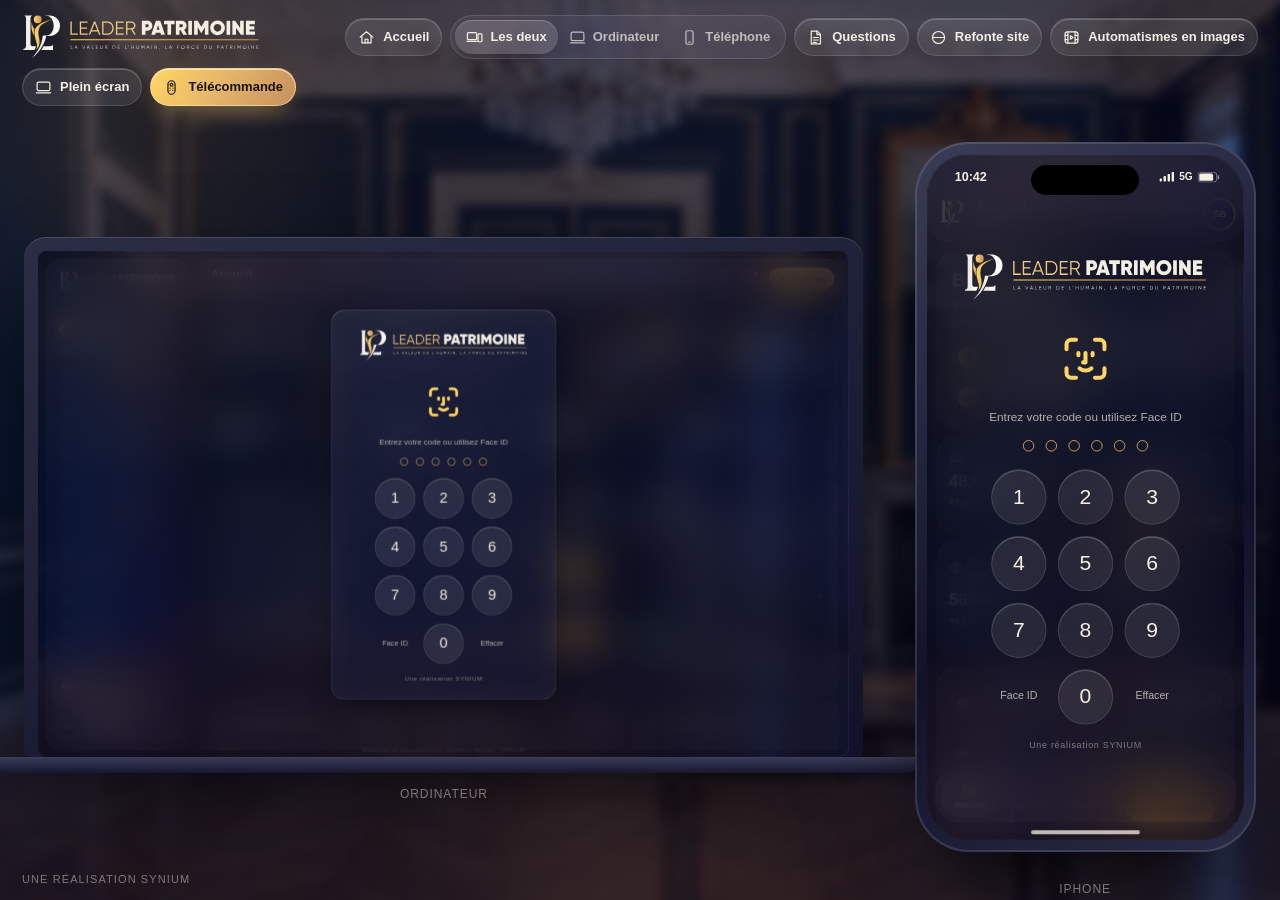
<file: index.html>
<!doctype html>
<html lang="fr" data-theme="nuit">
<head>
  <meta charset="utf-8">
  <meta name="viewport" content="width=device-width, initial-scale=1">
  <meta name="robots" content="noindex, nofollow">
  <title>Leader Patrimoine · Votre cockpit</title>
  <link rel="icon" href="assets/mono.svg">
  <link rel="stylesheet" href="css/commun.css">
  <link rel="stylesheet" href="css/presentation.css">
</head>
<body>
  <div class="fond-vivant"><i></i><i></i><i></i><i></i></div>
  <div class="scene">
    <header class="barre">
      <button class="lien-logo" id="logo-accueil" title="Revenir à l'accueil"><img class="logo" id="logo" src="assets/logo-clair.svg" alt="Leader Patrimoine"></button>
      <div class="titre"><strong>Votre cockpit</strong>sur ordinateur et sur téléphone</div>
      <span class="espace"></span>
      <button class="btn" id="tout-accueil" title="Revenir à l'accueil sur les deux écrans"><span data-ico="accueil"></span>Accueil</button>
      <div class="segments" id="modes">
        <button data-mode="deux" class="actif"><span data-ico="ecran2"></span>Les deux</button>
        <button data-mode="pc"><span data-ico="ordinateur"></span>Ordinateur</button>
        <button data-mode="tel"><span data-ico="mobile"></span>Téléphone</button>
      </div>
      <a class="btn" href="questions.html" id="lien-questions" title="Les questions à poser à Serkan, réponses enregistrées toutes seules"><span data-ico="document"></span>Questions</a>
      <a class="btn" href="refonte.html" id="lien-refonte" title="La maquette du futur site du cabinet"><span data-ico="globe"></span>Refonte site</a>
      <a class="btn" href="animations.html" id="lien-anim"><span data-ico="film"></span>Automatismes en images</a>
      <a class="btn" href="cockpit.html" target="_blank" rel="noopener"><span data-ico="ordinateur"></span>Plein écran</a>
      <button class="btn btn-or" id="ouvrir-tc"><span data-ico="telecommande"></span><span class="tc-libelle">Télécommande</span></button>
    </header>
    <main class="plateau" id="plateau" data-mode="deux">
      <div class="appareil portable" id="portable"><div class="ecran"><span class="camera"></span><iframe id="if-pc" title="Cockpit sur ordinateur" src="cockpit.html?ecran=pc&sync=1"></iframe></div><div class="legende-appareil">Ordinateur</div></div>
      <div class="appareil telephone" id="telephone"><div class="ecran"><span class="ilot"></span><iframe id="if-tel" title="Cockpit sur téléphone" src="cockpit.html?ecran=tel&sync=1"></iframe></div><div class="legende-appareil">iPhone</div></div>
    </main>
  </div>
  <aside class="tc verre" id="tc">
    <div class="tc-tete"><span class="tc-ico" data-ico="telecommande"></span><h2>Télécommande</h2><button class="btn btn-petit btn-or" id="fermer-tc" aria-label="Fermer la télécommande"><span data-ico="fermer"></span>Fermer</button></div>
    <p style="margin:0;color:var(--texte-2);font-size:12.5px">Pilote les deux écrans en même temps. Touche <b>T</b> pour ouvrir ou fermer.</p>
    <div id="tc-zone"></div>
  </aside>
  <div class="pied">UNE RÉALISATION SYNIUM</div>
  <script type="module">
    import { icone } from "./js/icones.js";
    import { monterTelecommande, ecouter, envoyer } from "./js/telecommande.js";
    document.querySelectorAll("[data-ico]").forEach((s) => (s.outerHTML = icone(s.dataset.ico)));

    const plateau = document.getElementById("plateau");
    const PC = { l: 1440, h: 900 };
    const TEL = { l: 390, h: 844 };
    function ajuster() {
      const mode = plateau.dataset.mode;
      const W = plateau.clientWidth - 60;
      const H = plateau.clientHeight - 70;
      const ifPc = document.getElementById("if-pc");
      const ifTel = document.getElementById("if-tel");
      // Échelle du téléphone : toute la hauteur disponible.
      const sTel = Math.min((H - 24) / TEL.h, mode === "tel" ? 1.1 : 1);
      const largeurTel = mode === "pc" ? 0 : TEL.l * sTel + 24 + 40;
      const sPc = Math.min((W - largeurTel - 28) / PC.l, (H - 30) / PC.h, 1);
      for (const [f, d, s] of [[ifPc, PC, sPc], [ifTel, TEL, sTel]]) {
        f.style.width = `${d.l}px`;
        f.style.height = `${d.h}px`;
        f.style.transform = `scale(${s})`;
        f.parentElement.style.width = `${d.l * s}px`;
        f.parentElement.style.height = `${d.h * s}px`;
      }
    }
    window.addEventListener("resize", ajuster);
    ajuster();
    // Toujours repartir de la page du code sur les deux écrans, même si le navigateur ressort la page de sa mémoire.
    window.addEventListener("pageshow", (e) => e.persisted && location.reload());

    document.getElementById("modes").addEventListener("click", (e) => {
      const b = e.target.closest("button");
      if (!b) return;
      document.querySelectorAll("#modes button").forEach((x) => x.classList.toggle("actif", x === b));
      plateau.dataset.mode = b.dataset.mode;
      ajuster();
    });

    const tc = document.getElementById("tc");
    monterTelecommande(document.getElementById("tc-zone"));
    const boutonTc = document.getElementById("ouvrir-tc");
    // Ouvrir / fermer : le bouton du haut change de texte pour qu'on sache toujours comment la refermer.
    function montrerTelecommande(ouverte) {
      // Sur ordinateur, la télécommande s'ouvre SOUS la barre du haut : le bouton qui l'a ouverte reste visible
      // et un second clic dessus la referme.
      const barre = document.querySelector(".barre").getBoundingClientRect();
      tc.style.top = innerWidth > 900 ? `${Math.round(barre.bottom) + 4}px` : "";
      tc.classList.toggle("ouverte", ouverte);
      boutonTc.querySelector(".tc-libelle").textContent = ouverte ? "Fermer la télécommande" : "Télécommande";
    }
    const basculer = () => montrerTelecommande(!tc.classList.contains("ouverte"));
    window.fermerTelecommande = () => montrerTelecommande(false);
    boutonTc.onclick = basculer;
    document.getElementById("fermer-tc").onclick = window.fermerTelecommande;
    // Un clic en dehors de la télécommande la referme (les écrans du cockpit le font de leur côté).
    document.addEventListener("pointerdown", (e) => {
      if (tc.classList.contains("ouverte") && !e.target.closest("#tc, #ouvrir-tc")) window.fermerTelecommande();
    });
    // Logo : retour à l'accueil du cockpit sur les deux écrans.
    // Logo et bouton « Accueil » : les deux écrans reviennent à l'accueil, tout ce qui était ouvert se ferme.
    const toutAccueil = () => {
      document.querySelector(".calque-anim")?.remove();
      window.fermerTelecommande?.();
      envoyer({ t: "aller", vue: "accueil" });
    };
    document.getElementById("logo-accueil").onclick = toutAccueil;
    document.getElementById("tout-accueil").onclick = toutAccueil;
    document.addEventListener("keydown", (e) => {
      if (e.key.toLowerCase() === "t" && !e.target.closest("input")) basculer();
      if (e.key === "Escape") {
        document.querySelector(".calque-anim")?.remove();
        window.fermerTelecommande();
      }
    });

    // Une animation demandée depuis un écran du cockpit s'ouvre par-dessus la présentation.
    function ouvrirAnimation(id) {
      document.querySelector(".calque-anim")?.remove();
      const c = document.createElement("div");
      c.className = "calque-anim";
      c.innerHTML = `<button class="btn btn-icone fermer" aria-label="Fermer">${icone("fermer")}</button><iframe src="animations.html?seul=1#${id}" title="Animation"></iframe>`;
      c.querySelector(".fermer").onclick = () => c.remove();
      document.body.append(c);
    }
    let derniere = 0;
    ecouter((m) => {
      if (m?.t === "theme") {
        document.documentElement.dataset.theme = m.v;
        document.getElementById("logo").src = `assets/${m.v === "jour" ? "logo" : "logo-clair"}.svg`;
      }
      if (m?.t === "ouvrir-animation" && Date.now() - derniere > 800) {
        derniere = Date.now();
        ouvrirAnimation(m.id);
      }
    });
  </script>
</body>
</html>
</file>
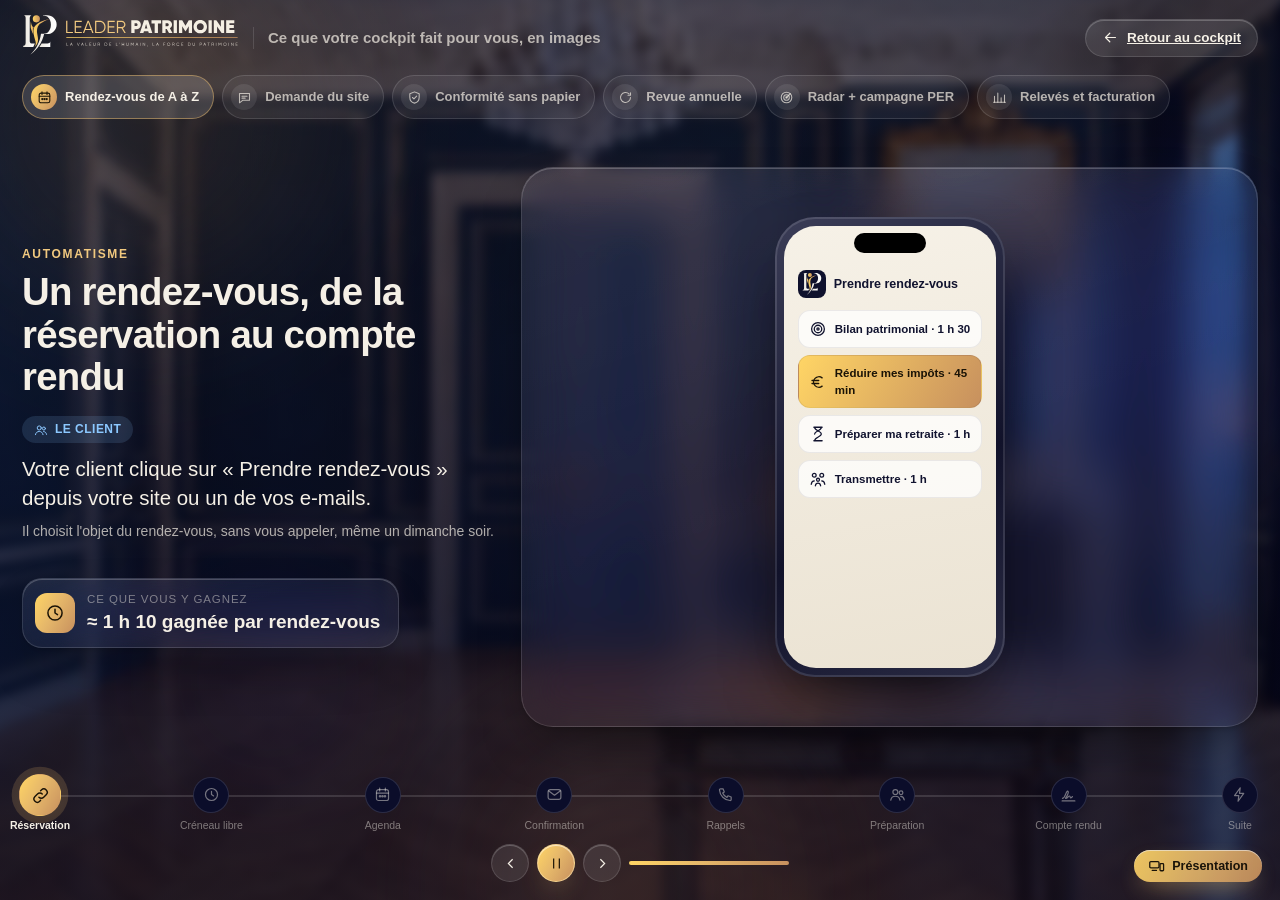
<file: animations.html>
<!doctype html>
<html lang="fr" data-theme="nuit">
<head>
  <meta charset="utf-8">
  <meta name="viewport" content="width=device-width, initial-scale=1">
  <meta name="robots" content="noindex, nofollow">
  <title>Leader Patrimoine · Automatismes en images</title>
  <link rel="icon" href="assets/mono.svg">
  <link rel="stylesheet" href="css/commun.css">
  <link rel="stylesheet" href="css/cockpit.css">
  <link rel="stylesheet" href="css/animations.css">
  <style>.integre .lien-retour { display: none; }</style>
</head>
<body>
  <div class="fond-vivant"><i></i><i></i><i></i><i></i></div>
  <div class="anim-app">
    <header class="anim-haut">
      <a href="./" title="Revenir au cockpit"><img src="assets/logo-clair.svg" alt="Leader Patrimoine"></a>
      <h1>Ce que votre cockpit fait pour vous, en images</h1>
      <span class="espace"></span>
      <a class="btn lien-retour" href="./"><svg class="ico" viewBox="0 0 24 24" fill="none" stroke="currentColor" stroke-width="1.7" stroke-linecap="round" stroke-linejoin="round"><path d="M19 12H5M11 6l-6 6 6 6"/></svg>Retour au cockpit</a>
    </header>
    <nav class="scenes" id="scenes"></nav>
    <main class="anim-corps">
      <div class="texte-scene">
        <div class="surtitre">Automatisme</div>
        <h2 id="titre-scene"></h2>
        <div class="legende-etape" id="legende"></div>
        <div class="gain verre"><span class="rond"><svg viewBox="0 0 24 24" fill="none" stroke="currentColor" stroke-width="1.8" stroke-linecap="round" stroke-linejoin="round"><circle cx="12" cy="12" r="8.5"/><path d="M12 7.5V12l3 2"/></svg></span><div><span>Ce que vous y gagnez</span><strong id="gain"></strong></div></div>
      </div>
      <div class="plateau-anim verre" id="plateau"></div>
    </main>
    <footer class="frise">
      <div class="frise-ligne" id="frise"></div>
      <div class="commandes">
        <button class="btn btn-icone" id="precedent" aria-label="Étape précédente"><svg class="ico" viewBox="0 0 24 24" fill="none" stroke="currentColor" stroke-width="1.7"><path d="M15 6l-6 6 6 6"/></svg></button>
        <button class="btn btn-icone btn-or" id="lecture" aria-label="Lecture / pause"><svg class="ico" viewBox="0 0 24 24" fill="none" stroke="currentColor" stroke-width="1.7"><path d="M8 5v14M16 5v14"/></svg></button>
        <button class="btn btn-icone" id="suivant" aria-label="Étape suivante"><svg class="ico" viewBox="0 0 24 24" fill="none" stroke="currentColor" stroke-width="1.7"><path d="M9 6l6 6-6 6"/></svg></button>
        <span class="barre-etape" id="barre-etape"><i></i></span>
      </div>
    </footer>
  </div>
  <script type="module" src="js/animations.js"></script>
  <script type="module" src="js/vers-presentation.js"></script>
</body>
</html>
</file>
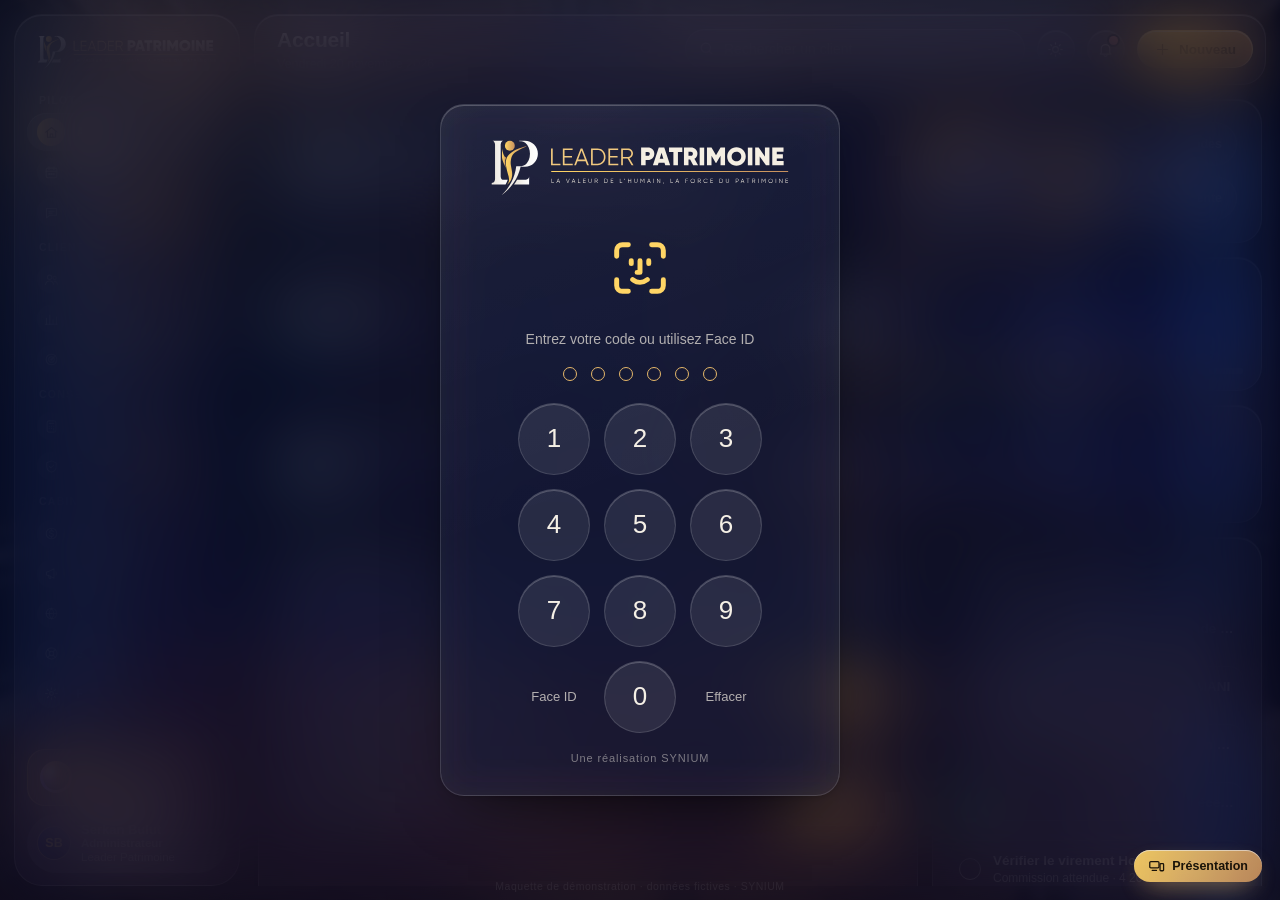
<file: cockpit.html>
<!doctype html>
<html lang="fr" data-theme="nuit">
<head>
  <meta charset="utf-8">
  <meta name="viewport" content="width=device-width, initial-scale=1, viewport-fit=cover">
  <meta name="robots" content="noindex, nofollow">
  <meta name="theme-color" content="#05061a">
  <title>Leader Patrimoine · Cockpit</title>
  <link rel="icon" href="assets/mono.svg">
  <link rel="stylesheet" href="css/commun.css">
  <link rel="stylesheet" href="css/cockpit.css">
</head>
<body>
  <div class="fond-vivant"><i></i><i></i><i></i><i></i></div>
  <svg width="0" height="0" style="position:absolute" aria-hidden="true">
    <defs>
      <linearGradient id="degOr" x1="0" y1="0" x2="1" y2="0"><stop offset="0" stop-color="#ffd565"/><stop offset="1" stop-color="#c7905e"/></linearGradient>
    </defs>
  </svg>
  <div id="app"></div>
  <div class="toasts" id="toasts"></div>
  <div class="etiquette-demo">Maquette de démonstration · données fictives · SYNIUM</div>
  <script type="module" src="js/cockpit.js"></script>
  <script type="module" src="js/vers-presentation.js"></script>
</body>
</html>
</file>
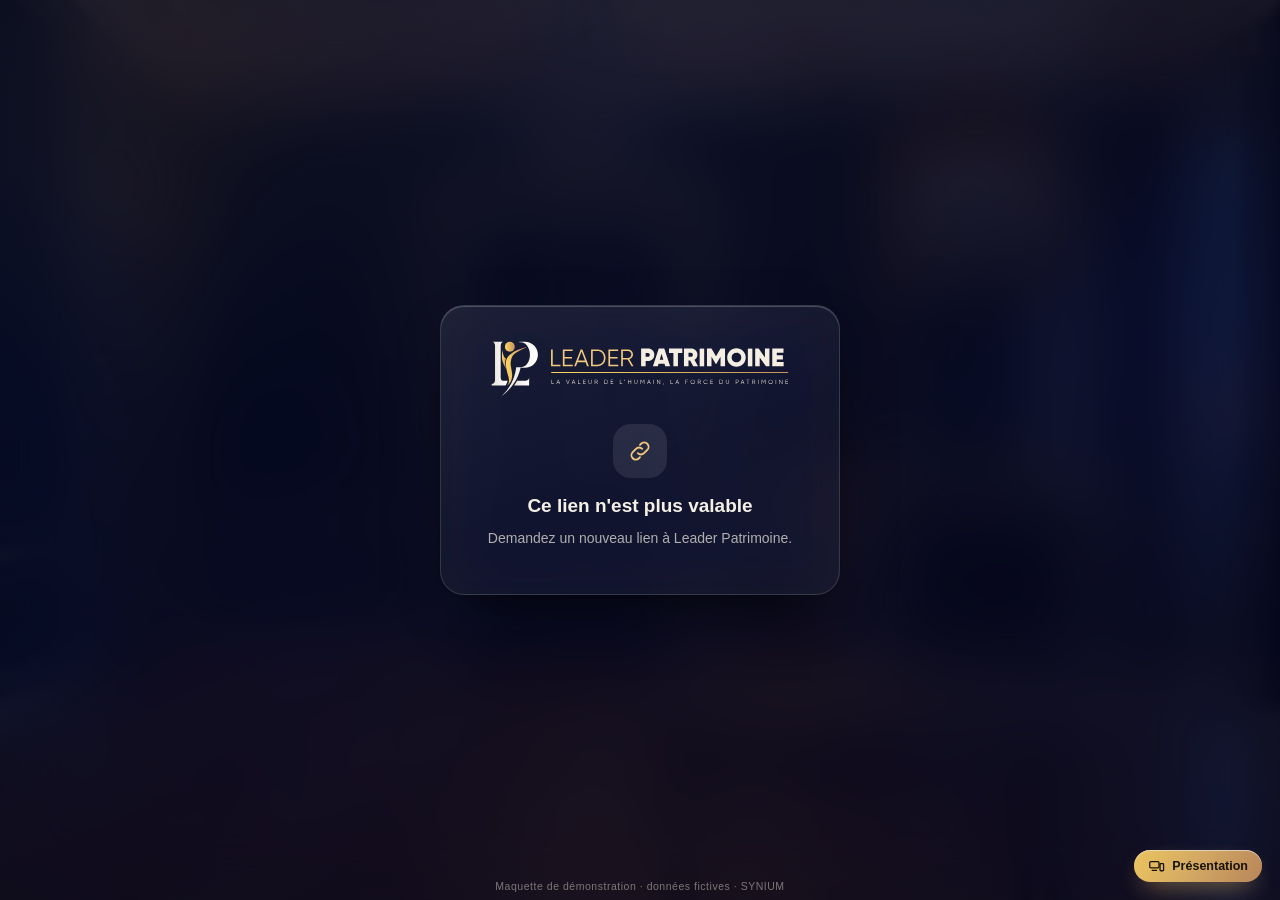
<file: comptable.html>
<!doctype html>
<html lang="fr" data-theme="nuit">
<head>
  <meta charset="utf-8">
  <meta name="viewport" content="width=device-width, initial-scale=1, viewport-fit=cover">
  <meta name="robots" content="noindex, nofollow">
  <meta name="referrer" content="no-referrer">
  <meta name="theme-color" content="#05061a">
  <title>Leader Patrimoine · Espace comptable</title>
  <link rel="icon" href="assets/mono.svg">
  <link rel="stylesheet" href="css/commun.css">
  <link rel="stylesheet" href="css/cockpit.css">
  <link rel="stylesheet" href="css/comptable.css">
</head>
<body class="page-comptable">
  <div class="fond-vivant"><i></i><i></i><i></i><i></i></div>
  <main id="espace"></main>
  <div class="toasts" id="toasts"></div>
  <div class="etiquette-demo">Maquette de démonstration · données fictives · SYNIUM</div>
  <script type="module" src="js/comptable.js"></script>
  <script type="module" src="js/vers-presentation.js"></script>
</body>
</html>
</file>
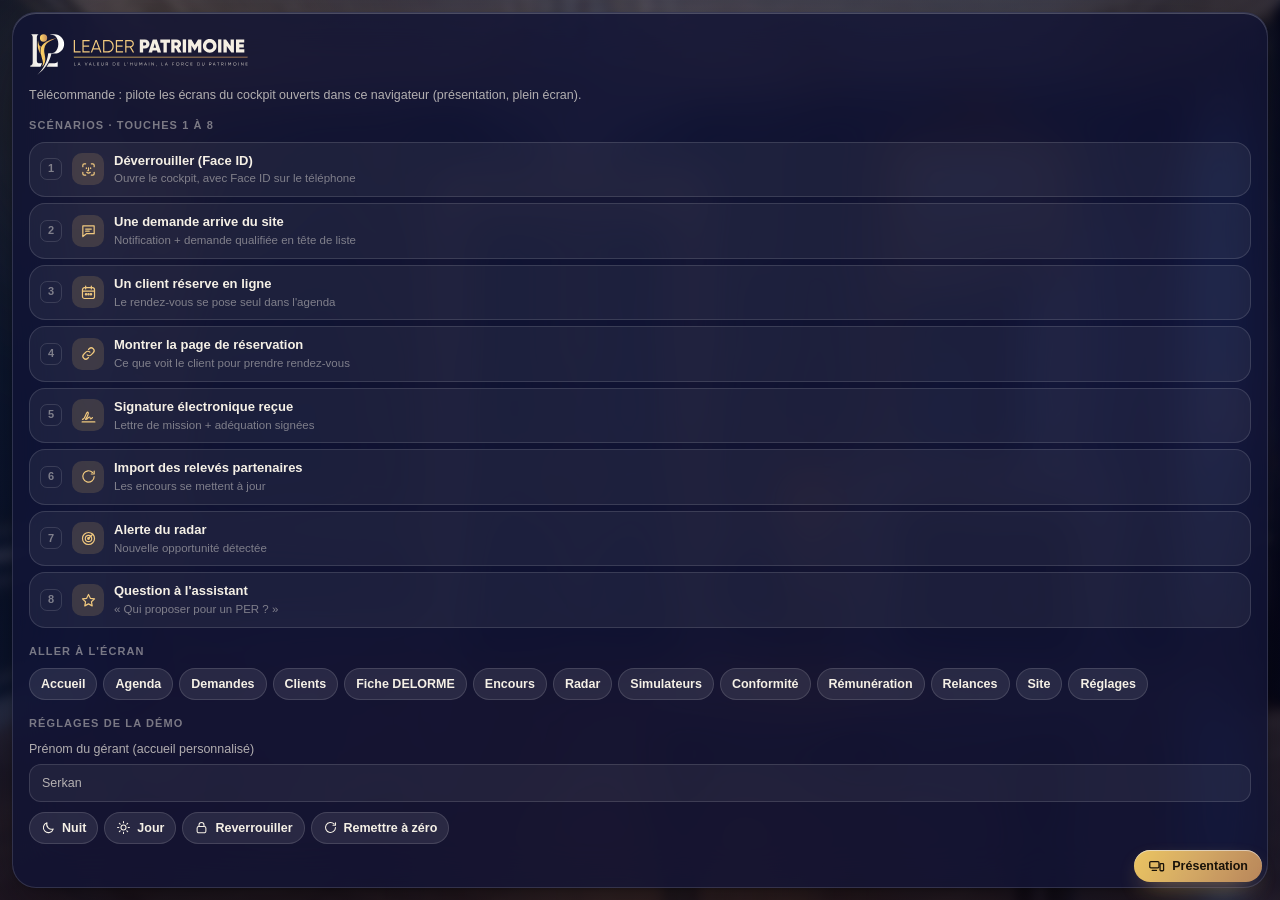
<file: telecommande.html>
<!doctype html>
<html lang="fr" data-theme="nuit">
<head>
  <meta charset="utf-8">
  <meta name="viewport" content="width=device-width, initial-scale=1">
  <meta name="robots" content="noindex, nofollow">
  <title>Leader Patrimoine · Télécommande</title>
  <link rel="icon" href="assets/mono.svg">
  <link rel="stylesheet" href="css/commun.css">
  <link rel="stylesheet" href="css/presentation.css">
  <style>body { overflow: auto; } .tc { position: relative; inset: auto; width: auto; transform: none; margin: 12px; min-height: calc(100% - 24px); }</style>
</head>
<body>
  <div class="fond-vivant"><i></i><i></i><i></i><i></i></div>
  <aside class="tc verre">
    <img src="assets/logo-clair.svg" alt="Leader Patrimoine" style="width:220px;display:block;margin:4px 0 10px">
    <p style="margin:0;color:var(--texte-2);font-size:12.5px">Télécommande : pilote les écrans du cockpit ouverts dans ce navigateur (présentation, plein écran).</p>
    <div id="tc-zone"></div>
  </aside>
  <script type="module">
    import { monterTelecommande } from "./js/telecommande.js";
    monterTelecommande(document.getElementById("tc-zone"), { avecFenetre: false });
  </script>
  <script type="module" src="js/vers-presentation.js"></script>
</body>
</html>
</file>
<file: css/commun.css>
/* Charte Leader Patrimoine : marine profond + or (dégradé du logo), matière « verre liquide ». */
:root {
  --or-1: #ffd565;
  --or-2: #c7905e;
  --or: #e6b86a;
  --or-degrade: linear-gradient(120deg, #ffd565 0%, #e6b86a 45%, #c7905e 100%);
  --marine: #0f112d;
  --police: "Segoe UI Variable Text", "Segoe UI", -apple-system, BlinkMacSystemFont, "SF Pro Text", "Helvetica Neue", Arial, sans-serif;
  --police-titre: "Segoe UI Variable Display", "Segoe UI", -apple-system, "SF Pro Display", "Helvetica Neue", Arial, sans-serif;
  --rayon: 24px;
  --rayon-m: 16px;
  --rayon-p: 11px;
  --ressort: cubic-bezier(0.22, 1.25, 0.36, 1);
  --doux: cubic-bezier(0.22, 0.8, 0.24, 1);

  /* Nuit (par défaut) */
  --fond: #05061a;
  --fond-2: #0b0d2a;
  --texte: #f5f0e6;
  --texte-2: rgba(245, 240, 230, 0.7);
  --texte-3: rgba(245, 240, 230, 0.46);
  --verre: rgba(255, 255, 255, 0.055);
  --verre-2: rgba(255, 255, 255, 0.09);
  --verre-3: rgba(255, 255, 255, 0.14);
  --verre-dense: rgba(18, 20, 52, 0.82);
  --lisere: rgba(255, 255, 255, 0.13);
  --lisere-haut: rgba(255, 255, 255, 0.22);
  --flou: blur(22px) saturate(1.7);
  --ombre: 0 24px 60px -28px rgba(0, 0, 0, 0.8), 0 2px 8px -4px rgba(0, 0, 0, 0.4);
  --or-texte: #f1c97f;
  --vert: #5ee6a0;
  --vert-doux: rgba(94, 230, 160, 0.14);
  --rouge: #ff8a8a;
  --rouge-doux: rgba(255, 138, 138, 0.14);
  --orange: #ffc46b;
  --orange-doux: rgba(255, 196, 107, 0.14);
  --bleu: #8cc8ff;
  --bleu-doux: rgba(140, 200, 255, 0.14);
  --violet: #b9a2ff;
  --violet-doux: rgba(185, 162, 255, 0.14);
  color-scheme: dark;
}

:root[data-theme="jour"] {
  --fond: #f1ece2;
  --fond-2: #e7e0d2;
  --texte: #11132f;
  --texte-2: rgba(17, 19, 47, 0.7);
  --texte-3: rgba(17, 19, 47, 0.48);
  --verre: rgba(255, 255, 255, 0.5);
  --verre-2: rgba(255, 255, 255, 0.66);
  --verre-3: rgba(255, 255, 255, 0.82);
  --verre-dense: rgba(252, 250, 245, 0.92);
  --lisere: rgba(255, 255, 255, 0.75);
  --lisere-haut: rgba(255, 255, 255, 0.95);
  --flou: blur(20px) saturate(1.8);
  --ombre: 0 22px 50px -26px rgba(15, 17, 45, 0.35), 0 2px 8px -4px rgba(15, 17, 45, 0.12);
  --or-texte: #9a6a2c;
  --vert: #14803f;
  --vert-doux: rgba(20, 128, 63, 0.1);
  --rouge: #c0362c;
  --rouge-doux: rgba(192, 54, 44, 0.1);
  --orange: #b0650d;
  --orange-doux: rgba(176, 101, 13, 0.11);
  --bleu: #1f6fb5;
  --bleu-doux: rgba(31, 111, 181, 0.1);
  --violet: #6b4fd0;
  --violet-doux: rgba(107, 79, 208, 0.1);
  color-scheme: light;
}

* { box-sizing: border-box; }
html, body { margin: 0; height: 100%; }
body {
  font-family: var(--police);
  color: var(--texte);
  background: var(--fond);
  font-size: 14px;
  line-height: 1.45;
  -webkit-font-smoothing: antialiased;
  -webkit-tap-highlight-color: transparent;
  overflow: hidden;
}
button, input, select, textarea { font: inherit; color: inherit; }
button { cursor: pointer; border: 0; background: none; padding: 0; }
a { color: inherit; }
.num { font-variant-numeric: tabular-nums; }
[hidden] { display: none !important; }

/* Fond vivant : taches d'or et de bleu nuit qui dérivent lentement sous le verre */
.fond-vivant { position: fixed; inset: 0; z-index: 0; overflow: hidden; pointer-events: none; background: radial-gradient(120% 90% at 50% 0%, var(--fond-2), var(--fond) 70%); }
.fond-vivant i { position: absolute; border-radius: 50%; filter: blur(70px); opacity: 0.55; animation: deriver 26s ease-in-out infinite alternate; }
.fond-vivant i:nth-child(1) { width: 46vmax; height: 46vmax; left: -12vmax; top: -14vmax; background: radial-gradient(circle, rgba(230, 184, 106, 0.55), transparent 65%); }
.fond-vivant i:nth-child(2) { width: 40vmax; height: 40vmax; right: -10vmax; top: 10vh; background: radial-gradient(circle, rgba(70, 86, 210, 0.5), transparent 65%); animation-duration: 32s; animation-delay: -8s; }
.fond-vivant i:nth-child(3) { width: 38vmax; height: 38vmax; left: 30vw; bottom: -18vmax; background: radial-gradient(circle, rgba(199, 144, 94, 0.45), transparent 65%); animation-duration: 29s; animation-delay: -14s; }
.fond-vivant i:nth-child(4) { width: 26vmax; height: 26vmax; left: 8vw; bottom: 6vh; background: radial-gradient(circle, rgba(120, 90, 220, 0.32), transparent 65%); animation-duration: 36s; }
:root[data-theme="jour"] .fond-vivant i { opacity: 0.5; }
:root[data-theme="jour"] .fond-vivant i:nth-child(2) { background: radial-gradient(circle, rgba(60, 80, 190, 0.3), transparent 65%); }
:root[data-theme="jour"] .fond-vivant i:nth-child(4) { background: radial-gradient(circle, rgba(255, 213, 101, 0.4), transparent 65%); }
@keyframes deriver {
  0% { transform: translate3d(0, 0, 0) scale(1); }
  50% { transform: translate3d(6vw, 4vh, 0) scale(1.12); }
  100% { transform: translate3d(-4vw, 8vh, 0) scale(0.94); }
}

/* Matière verre */
.verre {
  background: linear-gradient(160deg, var(--verre-2), var(--verre) 55%);
  -webkit-backdrop-filter: var(--flou);
  backdrop-filter: var(--flou);
  border: 1px solid var(--lisere);
  box-shadow: inset 0 1px 0 var(--lisere-haut), var(--ombre);
  border-radius: var(--rayon);
}

.texte-or { background: var(--or-degrade); -webkit-background-clip: text; background-clip: text; color: transparent; }
:root[data-theme="jour"] .texte-or { background: linear-gradient(120deg, #b8862e, #8e5f2c); -webkit-background-clip: text; background-clip: text; }

/* Boutons */
.btn {
  display: inline-flex; align-items: center; justify-content: center; gap: 8px;
  height: 38px; padding: 0 16px; border-radius: 999px; font-weight: 600; font-size: 13.5px; white-space: nowrap;
  background: var(--verre-2); border: 1px solid var(--lisere); box-shadow: inset 0 1px 0 var(--lisere-haut);
  transition: transform 0.2s var(--ressort), background 0.2s;
}
.btn:hover { background: var(--verre-3); }
.btn:active { transform: scale(0.96); }
.btn-or { color: #1a1306; background: var(--or-degrade); border-color: rgba(255, 230, 170, 0.6); box-shadow: inset 0 1px 0 rgba(255, 255, 255, 0.6), 0 10px 26px -12px rgba(230, 184, 106, 0.9); }
.btn-or:hover { background: var(--or-degrade); filter: brightness(1.06); }
.btn-petit { height: 30px; padding: 0 12px; font-size: 12.5px; }
.btn-icone { width: 38px; padding: 0; }
.btn svg { width: 17px; height: 17px; }

.pastille { display: inline-flex; align-items: center; gap: 5px; padding: 2px 9px; border-radius: 999px; font-size: 11.5px; font-weight: 600; white-space: nowrap; background: var(--verre-2); color: var(--texte-2); }
.pastille.vert { background: var(--vert-doux); color: var(--vert); }
.pastille.rouge { background: var(--rouge-doux); color: var(--rouge); }
.pastille.orange { background: var(--orange-doux); color: var(--orange); }
.pastille.bleu { background: var(--bleu-doux); color: var(--bleu); }
.pastille.violet { background: var(--violet-doux); color: var(--violet); }
.pastille.or { background: rgba(230, 184, 106, 0.16); color: var(--or-texte); }
.point { width: 7px; height: 7px; border-radius: 50%; background: currentColor; display: inline-block; }

.ico { width: 18px; height: 18px; flex: none; }

@media (prefers-reduced-motion: reduce) {
  *, *::before, *::after { animation-duration: 0.01ms !important; animation-iteration-count: 1 !important; transition-duration: 0.01ms !important; }
}

/* Signature des e-mails automatiques (aperçus sur fond clair) */
.signature-mail { display: flex; align-items: center; gap: 12px; margin-top: 16px; padding-top: 14px; border-top: 1px solid #e6dfcf; }
.signature-mono { width: 46px; height: 46px; flex: none; }
.signature-texte { display: flex; flex-direction: column; gap: 1px; padding-left: 12px; border-left: 2px solid #c7905e; line-height: 1.35; }
.signature-texte strong { font-size: 13.5px; color: #0f112d; letter-spacing: 0.02em; }
.signature-fonction { font-size: 11.5px; color: #5b5c70; }
.signature-cabinet { font-size: 11px; font-weight: 800; letter-spacing: 0.14em; color: #9a6a2c; margin-top: 2px; }
.signature-coord { font-size: 11px; color: #5b5c70; }
.signature-coord u { color: #9a6a2c; text-decoration-color: #e6b86a; }
.signature-legal { margin: 10px 0 0; font-size: 9.5px; line-height: 1.4; color: #8a8b9c; }

/* Fond photo : le salon du site du cabinet, flouté et voilé pour ne jamais gêner la lecture.
   Même famille visuelle que le site (bleu marine, moulures, or). Version portrait sur téléphone. */
.fond-vivant::before { content: ""; position: absolute; inset: -40px; z-index: 0; background: url("../assets/fond-pc.webp") center 40% / cover no-repeat; filter: blur(5px) saturate(1.1); transform: scale(1.03); }
.fond-vivant::after { content: ""; position: absolute; inset: 0; z-index: 0; background: radial-gradient(120% 90% at 50% 10%, rgba(11, 13, 42, 0.38), rgba(5, 6, 26, 0.62) 75%), linear-gradient(180deg, rgba(5, 6, 26, 0.1), rgba(5, 6, 26, 0.35)); }
.fond-vivant i { z-index: 1; opacity: 0.28; }
:root[data-theme="jour"] .fond-vivant::before { filter: blur(5px) saturate(0.95) brightness(1.2); }
:root[data-theme="jour"] .fond-vivant::after { background: radial-gradient(120% 90% at 50% 0%, rgba(241, 236, 226, 0.6), rgba(241, 236, 226, 0.78) 75%); }
:root[data-theme="jour"] .fond-vivant i { opacity: 0.3; }
@media (max-aspect-ratio: 4/5), (max-width: 700px) {
  .fond-vivant::before { background-image: url("../assets/fond-mobile.webp"); background-position: center 30%; }
}

/* Bouton « Présentation » (pages ouvertes seules) : toujours visible, en bas à droite */
.vers-presentation { position: fixed; z-index: 200; bottom: 18px; right: 18px; display: inline-flex; align-items: center; gap: 7px; height: 32px; padding: 0 14px; border-radius: 999px; font-size: 12.5px; font-weight: 650; text-decoration: none; color: #1a1306; background: var(--or-degrade); box-shadow: 0 10px 26px -10px rgba(230, 184, 106, 0.9), inset 0 1px 0 rgba(255, 255, 255, 0.6); opacity: 0.92; transition: opacity 0.2s, transform 0.2s var(--ressort); }
.vers-presentation:hover { opacity: 1; transform: scale(1.04); }
.vers-presentation svg { width: 17px; height: 17px; }
@media (max-width: 760px) {
  .vers-presentation { bottom: 96px; right: 12px; height: 40px; padding: 0 12px; }
  .vers-presentation span { display: none; }
}
</file>
<file: css/presentation.css>
/* Page de présentation : ordinateur + téléphone côte à côte, télécommande. */
body { overflow: hidden; }
.scene { position: relative; z-index: 1; height: 100%; display: flex; flex-direction: column; }
.barre { display: flex; align-items: center; gap: 14px; padding: 14px 22px; }
.barre .logo { height: 46px; }
.barre .titre { font-size: 13px; color: var(--texte-2); border-left: 1px solid var(--lisere); padding-left: 14px; line-height: 1.3; }
.barre .titre strong { display: block; color: var(--texte); font-size: 15px; }
.barre .espace { flex: 1; }
.segments { display: inline-flex; padding: 4px; border-radius: 999px; background: var(--verre); border: 1px solid var(--lisere); -webkit-backdrop-filter: var(--flou); backdrop-filter: var(--flou); }
.segments button { display: inline-flex; align-items: center; gap: 7px; padding: 8px 16px; border-radius: 999px; font-weight: 600; font-size: 13px; color: var(--texte-2); transition: all 0.3s var(--doux); }
.segments button.actif { background: var(--verre-3); color: var(--texte); box-shadow: inset 0 1px 0 var(--lisere-haut), 0 6px 16px -8px rgba(0, 0, 0, 0.6); }
.segments svg { width: 17px; height: 17px; }

.plateau { flex: 1; min-height: 0; display: flex; align-items: center; justify-content: center; gap: 4vw; padding: 8px 30px 34px; }
.appareil { position: relative; flex: none; transition: all 0.6s var(--doux); }
.portable { padding: 14px 14px 0; border-radius: 22px 22px 6px 6px; background: linear-gradient(160deg, #2b2d45, #12132a); box-shadow: 0 40px 90px -30px rgba(0, 0, 0, 0.9), inset 0 1px 0 rgba(255, 255, 255, 0.15); }
.portable .ecran { border-radius: 10px; overflow: hidden; position: relative; background: #05061a; }
.portable::after { content: ""; position: absolute; left: -7%; right: -7%; bottom: -16px; height: 16px; border-radius: 0 0 22px 22px; background: linear-gradient(180deg, #3a3c58, #17182e); box-shadow: 0 20px 40px -10px rgba(0, 0, 0, 0.8); }
.portable .camera { position: absolute; top: 5px; left: 50%; width: 6px; height: 6px; margin-left: -3px; border-radius: 50%; background: #0a0b18; box-shadow: 0 0 0 1px rgba(255, 255, 255, 0.08); }
.telephone { padding: 12px; border-radius: 54px; background: linear-gradient(150deg, #3b3d57, #11122a 60%, #2a2b44); box-shadow: 0 40px 90px -30px rgba(0, 0, 0, 0.95), inset 0 0 0 2px rgba(255, 255, 255, 0.12); }
.telephone .ecran { border-radius: 43px; overflow: hidden; position: relative; background: #05061a; }
.telephone .ilot { position: absolute; z-index: 5; top: 11px; left: 50%; transform: translateX(-50%); width: 34%; height: 30px; border-radius: 20px; background: #000; pointer-events: none; }
.ecran iframe { border: 0; display: block; transform-origin: 0 0; background: #05061a; }
.legende-appareil { position: absolute; left: 0; right: 0; bottom: -46px; text-align: center; font-size: 12px; color: var(--texte-3); letter-spacing: 0.08em; text-transform: uppercase; }
.plateau[data-mode="pc"] .telephone, .plateau[data-mode="tel"] .portable { display: none; }

/* Télécommande */
.tc { position: fixed; z-index: 40; top: 12px; right: 12px; bottom: 12px; width: 360px; padding: 16px; overflow-y: auto; transform: translateX(calc(100% + 24px)); transition: transform 0.5s var(--ressort); background: var(--verre-dense); }
.tc.ouverte { transform: none; }
.tc-tete { display: flex; align-items: center; gap: 10px; margin-bottom: 8px; }
.tc-tete h2 { margin: 0; font-size: 16px; flex: 1; }
.tc-section { margin-bottom: 16px; }
.tc-section h3 { font-size: 11px; letter-spacing: 0.1em; text-transform: uppercase; color: var(--texte-3); margin: 14px 0 8px; }
.tc-scenario { display: flex; align-items: center; gap: 10px; width: 100%; padding: 9px 10px; border-radius: 16px; text-align: left; margin-bottom: 6px; background: var(--verre); border: 1px solid var(--lisere); transition: all 0.2s var(--ressort); }
.tc-scenario:hover { background: var(--verre-2); transform: translateX(-2px); }
.tc-scenario strong { display: block; font-size: 13px; }
.tc-scenario small { display: block; font-size: 11.5px; color: var(--texte-3); }
.tc-num { width: 22px; height: 22px; border-radius: 7px; display: grid; place-items: center; font-size: 11px; font-weight: 700; border: 1px solid var(--lisere); color: var(--texte-3); flex: none; }
.tc-ico { width: 32px; height: 32px; border-radius: 10px; display: grid; place-items: center; background: rgba(230, 184, 106, 0.16); color: var(--or-texte); flex: none; }
.tc-ico svg { width: 17px; height: 17px; }
.tc-puces { display: flex; flex-wrap: wrap; gap: 6px; }
.tc-puces button { display: inline-flex; align-items: center; gap: 6px; padding: 6px 11px; border-radius: 999px; background: var(--verre-2); border: 1px solid var(--lisere); font-size: 12.5px; font-weight: 600; }
.tc-puces svg { width: 15px; height: 15px; }
.tc-ok { box-shadow: 0 0 0 2px var(--or-1) !important; }
.tc-champ { display: flex; flex-direction: column; gap: 6px; font-size: 12.5px; color: var(--texte-2); margin-bottom: 10px; }
.tc-champ input { height: 38px; border-radius: 12px; border: 1px solid var(--lisere); background: var(--verre); padding: 0 12px; outline: none; }
.tc-lien { display: flex; align-items: center; gap: 8px; margin-top: 12px; font-size: 12.5px; color: var(--or-texte); font-weight: 600; }
.tc-lien svg { width: 17px; height: 17px; }

/* Animations ouvertes par-dessus la présentation */
.calque-anim { position: fixed; inset: 0; z-index: 60; background: rgba(3, 4, 16, 0.6); -webkit-backdrop-filter: blur(10px); backdrop-filter: blur(10px); display: grid; place-items: center; padding: 3vh 3vw; animation: fondu 0.3s both; }
@keyframes fondu { from { opacity: 0; } }
.calque-anim iframe { width: 100%; height: 100%; border: 0; border-radius: 28px; box-shadow: 0 40px 100px -30px #000; }
.calque-anim .fermer { position: absolute; top: 18px; right: 22px; z-index: 2; }
.pied { position: fixed; left: 22px; bottom: 12px; font-size: 11px; letter-spacing: 0.1em; color: var(--texte-3); z-index: 2; }

@media (max-width: 900px) {
  .barre { flex-wrap: wrap; padding: 12px; }
  .barre .titre { display: none; }
  .plateau { gap: 20px; padding: 10px; }
  .tc { width: auto; left: 12px; }
}

/* Le haut de page ne déborde jamais : la télécommande et son bouton « fermer » restent toujours visibles. */
html, body { overflow-x: hidden; }
.barre { flex-wrap: wrap; row-gap: 10px; }
.lien-logo { display: block; line-height: 0; }
.tc { max-width: calc(100vw - 24px); }
.tc-tete { position: sticky; top: -16px; z-index: 2; margin: -16px -16px 8px; padding: 16px 16px 10px; background: inherit; border-radius: 24px 24px 0 0; }
@media (max-width: 1500px) {
  .barre .titre { display: none; }
}
@media (max-width: 1200px) {
  .barre .btn { padding: 0 12px; }
  .segments button { padding: 8px 12px; }
}

/* Boutons-liens de la barre : jamais soulignés */
a.btn { text-decoration: none; }
/* Barre du haut : tous les boutons sur une ligne (Accueil, écrans, Questions, Refonte site, Animations, Plein écran, Télécommande) */
@media (max-width: 1800px) {
  .barre .titre { display: none; }
  .barre { gap: 8px; }
  .barre .btn { padding: 0 12px; font-size: 13px; }
  .segments button { padding: 8px 11px; }
}
</file>
<file: css/cockpit.css>
/* Cockpit Leader Patrimoine — mise en page PC (menu latéral) et téléphone (barre d'onglets flottante, feuilles du bas). */

.appli { position: relative; z-index: 1; display: grid; grid-template-columns: 256px 1fr; gap: 14px; height: 100%; padding: 14px; }

/* ---------------------------------------------------------------- Menu latéral */
.cote { display: flex; flex-direction: column; padding: 18px 12px 12px; border-radius: 28px; min-height: 0; }
.cote-logo { display: block; padding: 2px 10px 16px; }
.cote-logo img { width: 100%; display: block; }
.nav { flex: 1; overflow-y: auto; scrollbar-width: none; display: flex; flex-direction: column; gap: 2px; margin: 0 -4px; padding: 0 4px; }
.nav-groupe { font-size: 10.5px; letter-spacing: 0.12em; text-transform: uppercase; color: var(--texte-3); padding: 7px 12px 3px; font-weight: 600; }
.nav-entree { display: flex; align-items: center; gap: 11px; width: 100%; padding: 5px 10px; border-radius: 999px; color: var(--texte-2); font-weight: 550; font-size: 13.5px; text-align: left; transition: background 0.2s, color 0.2s; position: relative; }
.nav-entree:hover { background: var(--verre-2); color: var(--texte); }
.nav-entree.actif { background: var(--verre-3); color: var(--texte); box-shadow: inset 0 1px 0 var(--lisere-haut), 0 8px 20px -12px rgba(0, 0, 0, 0.6); }
.nav-entree.actif .nav-ico { background: var(--or-degrade); color: #1a1306; }
.nav-ico { width: 28px; height: 28px; border-radius: 50%; display: grid; place-items: center; background: var(--verre-2); flex: none; }
.nav-ico svg { width: 15px; height: 15px; }
.nav-badge { margin-left: auto; min-width: 20px; height: 20px; padding: 0 6px; border-radius: 999px; background: var(--or-degrade); color: #1a1306; font-size: 11px; font-weight: 700; display: grid; place-items: center; }
.nav-badge.rouge { background: var(--rouge); color: #fff; }
.cote-bas { margin-top: 10px; display: flex; flex-direction: column; gap: 8px; }
.carte-assistant { display: flex; align-items: center; gap: 10px; padding: 8px 12px; border-radius: 18px; background: linear-gradient(135deg, rgba(230, 184, 106, 0.2), rgba(230, 184, 106, 0.05)); border: 1px solid rgba(230, 184, 106, 0.3); text-align: left; width: 100%; }
.carte-assistant strong { display: block; font-size: 13px; }
.carte-assistant span { font-size: 11.5px; color: var(--texte-2); }
.carte-assistant .orbe { width: 32px; height: 32px; }
.profil { display: flex; align-items: center; gap: 10px; padding: 8px 10px; border-radius: 999px; background: var(--verre-2); }
.avatar { width: 34px; height: 34px; border-radius: 50%; display: grid; place-items: center; font-weight: 700; font-size: 12.5px; flex: none; background: linear-gradient(140deg, #2a2f6e, #151738); color: var(--or-1); border: 1px solid rgba(230, 184, 106, 0.4); }
:root[data-theme="jour"] .avatar { background: linear-gradient(140deg, #1d2155, #0f112d); }
.avatar.grand { width: 64px; height: 64px; font-size: 21px; }
.profil-texte { min-width: 0; line-height: 1.2; }
.profil-texte strong { font-size: 13px; display: block; }
.profil-texte span { font-size: 11.5px; color: var(--texte-3); }

/* Orbe de l'assistant (animation douce) */
.orbe { border-radius: 50%; background: conic-gradient(from 0deg, #ffd565, #c7905e, #7c6cf0, #ffd565); position: relative; animation: tourner 6s linear infinite; flex: none; }
.orbe::after { content: ""; position: absolute; inset: 3px; border-radius: 50%; background: radial-gradient(circle at 35% 30%, rgba(255, 255, 255, 0.9), rgba(255, 220, 150, 0.4) 30%, rgba(20, 20, 50, 0.8) 75%); }
@keyframes tourner { to { transform: rotate(360deg); } }

/* ---------------------------------------------------------------- Zone principale */
.principal { display: flex; flex-direction: column; min-width: 0; min-height: 0; }
.haut { display: flex; align-items: center; gap: 12px; padding: 10px 12px 10px 22px; border-radius: 24px; margin-bottom: 12px; }
.haut-titre { min-width: 0; flex: 1; }
.haut-titre h1 { margin: 0; font-family: var(--police-titre); font-size: 21px; font-weight: 650; letter-spacing: -0.01em; white-space: nowrap; overflow: hidden; text-overflow: ellipsis; }
.haut-titre p { margin: 0; font-size: 12.5px; color: var(--texte-3); white-space: nowrap; overflow: hidden; text-overflow: ellipsis; }
.haut-mono { display: none; width: 34px; height: 34px; }
.recherche { position: relative; width: min(340px, 30vw); }
.recherche input { width: 100%; height: 40px; border-radius: 999px; border: 1px solid var(--lisere); background: var(--verre); padding: 0 14px 0 38px; outline: none; }
.recherche input:focus { background: var(--verre-2); border-color: rgba(230, 184, 106, 0.5); }
.recherche svg { position: absolute; left: 13px; top: 11px; width: 17px; height: 17px; color: var(--texte-3); }
.recherche kbd { position: absolute; right: 10px; top: 10px; font-size: 11px; color: var(--texte-3); border: 1px solid var(--lisere); border-radius: 6px; padding: 1px 6px; }
.resultats { position: absolute; top: 46px; left: 0; right: 0; z-index: 30; padding: 6px; border-radius: 18px; background: var(--verre-dense); max-height: 360px; overflow: auto; }
.resultat { display: flex; align-items: center; gap: 10px; padding: 8px; border-radius: 12px; width: 100%; text-align: left; }
.resultat:hover { background: var(--verre-2); }
.resultat .avatar { width: 30px; height: 30px; font-size: 11px; }
.cloche { position: relative; }
.cloche-point { position: absolute; top: 6px; right: 7px; width: 9px; height: 9px; border-radius: 50%; background: var(--rouge); box-shadow: 0 0 0 2px var(--fond); }
.cloche-point.pulse { animation: pulse 1.2s ease-out 3; }
@keyframes pulse { 0% { box-shadow: 0 0 0 0 rgba(255, 138, 138, 0.8); } 100% { box-shadow: 0 0 0 12px rgba(255, 138, 138, 0); } }

.contenu { flex: 1; overflow-y: auto; overflow-x: hidden; padding: 2px 4px 40px; scrollbar-width: thin; scrollbar-color: var(--verre-3) transparent; }
.vue { animation: apparaitre 0.45s var(--doux) both; }
@keyframes apparaitre { from { opacity: 0; transform: translateY(10px); } to { opacity: 1; transform: none; } }

/* ---------------------------------------------------------------- Cartes et grilles */
.grille { display: grid; gap: 14px; }
.g-4 { grid-template-columns: repeat(4, minmax(0, 1fr)); }
.g-3 { grid-template-columns: repeat(3, minmax(0, 1fr)); }
.g-2 { grid-template-columns: repeat(2, minmax(0, 1fr)); }
.g-2-1 { grid-template-columns: minmax(0, 2fr) minmax(0, 1fr); }
.g-1-2 { grid-template-columns: minmax(0, 1fr) minmax(0, 2fr); }
.mt { margin-top: 14px; }
.carte { padding: 18px; position: relative; min-width: 0; }
.carte-tete { display: flex; align-items: center; gap: 10px; margin-bottom: 14px; }
.carte-tete h2 { margin: 0; font-size: 15px; font-weight: 650; letter-spacing: -0.005em; }
.carte-tete .sous { font-size: 12px; color: var(--texte-3); }
.carte-tete .droite { margin-left: auto; display: flex; gap: 6px; align-items: center; }
.carte-ico { width: 32px; height: 32px; border-radius: 10px; display: grid; place-items: center; background: var(--verre-2); color: var(--or-texte); flex: none; }
.carte-ico svg { width: 17px; height: 17px; }
.anim-entree > * { animation: apparaitre 0.55s var(--doux) both; }
.anim-entree > *:nth-child(2) { animation-delay: 0.05s; }
.anim-entree > *:nth-child(3) { animation-delay: 0.1s; }
.anim-entree > *:nth-child(4) { animation-delay: 0.15s; }
.anim-entree > *:nth-child(5) { animation-delay: 0.2s; }
.anim-entree > *:nth-child(6) { animation-delay: 0.25s; }

/* Accueil : bandeau de bienvenue */
.bienvenue { display: flex; align-items: center; gap: 22px; padding: 22px 24px; overflow: hidden; }
.bienvenue h2 { margin: 0; font-family: var(--police-titre); font-size: 26px; font-weight: 600; letter-spacing: -0.02em; }
.bienvenue h2 em { font-family: "Gilroy", var(--police); font-weight: 300; }
.bienvenue p { margin: 4px 0 0; color: var(--texte-2); }
.bienvenue-resume { display: flex; gap: 10px; margin-left: auto; flex-wrap: wrap; justify-content: flex-end; }
.puce-resume { display: flex; align-items: center; gap: 8px; padding: 8px 14px 8px 8px; border-radius: 999px; background: var(--verre-2); border: 1px solid var(--lisere); font-size: 12.5px; font-weight: 600; }
.puce-resume b { width: 26px; height: 26px; border-radius: 50%; display: grid; place-items: center; background: var(--or-degrade); color: #1a1306; font-size: 12px; }

/* Indicateurs */
.kpi { padding: 16px 18px; }
.kpi-libelle { font-size: 12.5px; color: var(--texte-2); display: flex; align-items: center; gap: 8px; }
.kpi-valeur { font-family: var(--police-titre); font-size: 28px; font-weight: 650; letter-spacing: -0.02em; margin: 6px 0 2px; white-space: nowrap; }
.kpi-pied { font-size: 12px; color: var(--texte-3); display: flex; align-items: center; gap: 8px; flex-wrap: wrap; }
.hausse { color: var(--vert); font-weight: 650; }
.baisse { color: var(--rouge); font-weight: 650; }
.jauge { height: 6px; border-radius: 99px; background: var(--verre-3); overflow: hidden; margin-top: 10px; }
.jauge i { display: block; height: 100%; border-radius: inherit; background: var(--or-degrade); transform-origin: left; animation: remplir 1.4s var(--doux) both 0.2s; }
@keyframes remplir { from { transform: scaleX(0); } }
.kpi svg.etincelle { position: absolute; right: 14px; top: 14px; width: 80px; height: 30px; opacity: 0.9; }

/* Listes */
.liste { display: flex; flex-direction: column; }
.ligne { display: flex; align-items: center; gap: 12px; padding: 10px 8px; border-radius: 14px; width: 100%; text-align: left; transition: background 0.15s; }
.ligne + .ligne { border-top: 1px solid var(--lisere); }
button.ligne:hover, .ligne.cliquable:hover { background: var(--verre-2); border-top-color: transparent; cursor: pointer; }
.ligne-texte { min-width: 0; flex: 1; }
.ligne-texte strong { display: block; font-size: 13.5px; font-weight: 600; white-space: nowrap; overflow: hidden; text-overflow: ellipsis; }
.ligne-texte span { display: block; font-size: 12px; color: var(--texte-3); white-space: nowrap; overflow: hidden; text-overflow: ellipsis; }
.ligne-droite { text-align: right; flex: none; }
.ligne-droite strong { display: block; font-size: 13.5px; }
.ligne-droite span { font-size: 11.5px; color: var(--texte-3); }
.heure { width: 54px; flex: none; font-weight: 700; font-size: 13px; }
.heure span { display: block; font-weight: 400; font-size: 11px; color: var(--texte-3); }
.barre-couleur { width: 4px; align-self: stretch; border-radius: 4px; flex: none; }
.case { width: 22px; height: 22px; border-radius: 50%; border: 1.5px solid var(--texte-3); flex: none; display: grid; place-items: center; transition: all 0.25s var(--ressort); }
.case.cochee { background: var(--vert); border-color: var(--vert); color: #06210f; transform: scale(1.08); }
.case svg { width: 13px; height: 13px; }
.barre-texte-raye { text-decoration: line-through; opacity: 0.5; }

/* Tableaux (PC) */
.tableau { width: 100%; border-collapse: collapse; font-size: 13px; }
.tableau th { text-align: left; font-weight: 600; color: var(--texte-3); font-size: 11.5px; text-transform: uppercase; letter-spacing: 0.06em; padding: 8px 10px; border-bottom: 1px solid var(--lisere); white-space: nowrap; }
.tableau td { padding: 11px 10px; border-bottom: 1px solid var(--lisere); white-space: nowrap; }
.tableau tr.cliquable { cursor: pointer; }
.tableau tr.cliquable:hover td { background: var(--verre-2); }
.tableau td.droite, .tableau th.droite { text-align: right; }
.cellule-client { display: flex; align-items: center; gap: 10px; }
.cellule-client .avatar { width: 32px; height: 32px; font-size: 11.5px; }
.cellule-client strong { display: block; }
.cellule-client span { font-size: 11.5px; color: var(--texte-3); }

/* Onglets segmentés */
.onglets { display: inline-flex; gap: 2px; padding: 3px; border-radius: 999px; background: var(--verre); border: 1px solid var(--lisere); max-width: 100%; overflow-x: auto; scrollbar-width: none; }
.onglet { padding: 6px 14px; border-radius: 999px; font-weight: 600; font-size: 12.5px; color: var(--texte-2); white-space: nowrap; transition: all 0.25s var(--doux); }
.onglet.actif { background: var(--verre-3); color: var(--texte); box-shadow: inset 0 1px 0 var(--lisere-haut), 0 4px 12px -6px rgba(0, 0, 0, 0.5); }
.barre-outils { display: flex; align-items: center; gap: 10px; flex-wrap: wrap; margin-bottom: 14px; }
.barre-outils .espace { flex: 1; }

/* Graphiques */
.graphe { width: 100%; height: auto; display: block; overflow: visible; }
.graphe .trace { fill: none; stroke: url(#degOr); stroke-width: 2.5; stroke-linecap: round; stroke-dasharray: 1600; stroke-dashoffset: 1600; animation: tracer 2s var(--doux) forwards 0.2s; }
@keyframes tracer { to { stroke-dashoffset: 0; } }
.graphe .aire { animation: apparaitre 1.2s var(--doux) both 0.6s; }
.graphe text { fill: var(--texte-3); font-size: 11px; }
.graphe .grille-l { stroke: var(--lisere); stroke-width: 1; }
.barres { display: flex; align-items: flex-end; gap: 6px; height: 140px; }
.barres > div { flex: 1; display: flex; flex-direction: column; align-items: center; gap: 6px; height: 100%; justify-content: flex-end; }
.barres i { width: 100%; max-width: 26px; border-radius: 8px 8px 4px 4px; background: linear-gradient(180deg, var(--or-1), var(--or-2)); transform-origin: bottom; animation: monter 1s var(--ressort) both; opacity: 0.9; }
.barres i.pale { background: var(--verre-3); }
.barres span { font-size: 10.5px; color: var(--texte-3); }
@keyframes monter { from { transform: scaleY(0); } }
.anneau { display: flex; align-items: center; gap: 18px; }
.anneau svg { width: 150px; height: 150px; flex: none; transform: rotate(-90deg); }
.anneau circle { fill: none; stroke-width: 15; animation: anneau 1.6s var(--doux) both; }
@keyframes anneau { from { stroke-dasharray: 0 999; } }
.legende { display: flex; flex-direction: column; gap: 7px; font-size: 12.5px; min-width: 0; flex: 1; }
.legende div { display: flex; align-items: center; gap: 8px; }
.legende b { margin-left: auto; }
.legende i { width: 9px; height: 9px; border-radius: 3px; flex: none; }

/* Radar d'opportunités */
.opp { display: flex; gap: 12px; align-items: flex-start; padding: 14px; border-radius: 18px; background: var(--verre); border: 1px solid var(--lisere); transition: transform 0.25s var(--ressort), background 0.2s; }
.opp:hover { transform: translateY(-2px); background: var(--verre-2); }
.opp-ico { width: 38px; height: 38px; border-radius: 12px; display: grid; place-items: center; flex: none; }
.opp-ico svg { width: 19px; height: 19px; }
.opp h3 { margin: 0; font-size: 14px; }
.opp p { margin: 3px 0 8px; font-size: 12.5px; color: var(--texte-2); }
.opp-chiffres { display: flex; gap: 14px; font-size: 12px; color: var(--texte-3); flex-wrap: wrap; }
.opp-chiffres b { color: var(--texte); font-size: 13px; }
.radar-scan { position: relative; width: 120px; height: 120px; border-radius: 50%; border: 1px solid rgba(230, 184, 106, 0.35); flex: none; background: radial-gradient(circle, transparent 30%, rgba(230, 184, 106, 0.06) 31%, transparent 32%, transparent 62%, rgba(230, 184, 106, 0.06) 63%, transparent 64%); overflow: hidden; }
.radar-scan::before { content: ""; position: absolute; inset: 0; border-radius: 50%; background: conic-gradient(from 0deg, rgba(230, 184, 106, 0.5), transparent 25%); animation: tourner 3.2s linear infinite; }
.radar-scan i { position: absolute; width: 7px; height: 7px; border-radius: 50%; background: var(--or-1); box-shadow: 0 0 10px var(--or-1); animation: clignoter 3.2s infinite; }
@keyframes clignoter { 0%, 100% { opacity: 0.2; } 50% { opacity: 1; } }

/* Fiche client */
.fiche-tete { display: flex; align-items: center; gap: 16px; padding: 20px 22px; flex-wrap: wrap; }
.fiche-tete h2 { margin: 0; font-family: var(--police-titre); font-size: 23px; letter-spacing: -0.015em; }
.fiche-tete p { margin: 2px 0 0; color: var(--texte-2); font-size: 13px; }
.fiche-tete .actions { margin-left: auto; display: flex; gap: 8px; flex-wrap: wrap; }
.fiche-chiffres { display: flex; gap: 26px; padding: 0 22px 20px; flex-wrap: wrap; }
.fiche-chiffres div span { display: block; font-size: 11.5px; color: var(--texte-3); text-transform: uppercase; letter-spacing: 0.06em; }
.fiche-chiffres div strong { font-size: 18px; font-family: var(--police-titre); }
.retour { display: inline-flex; align-items: center; gap: 6px; color: var(--texte-2); font-weight: 600; font-size: 13px; margin-bottom: 10px; }
.bilan-barre { display: flex; height: 34px; border-radius: 12px; overflow: hidden; gap: 2px; margin: 8px 0 12px; }
.bilan-barre div { display: grid; place-items: center; font-size: 11px; font-weight: 700; color: #1a1306; animation: apparaitre 0.8s var(--doux) both; min-width: 0; overflow: hidden; white-space: nowrap; }
.etapes { display: flex; gap: 6px; flex-wrap: wrap; }
.etape { flex: 1; min-width: 110px; padding: 12px; border-radius: 16px; background: var(--verre); border: 1px solid var(--lisere); position: relative; }
.etape strong { display: block; font-size: 12.5px; margin-top: 6px; }
.etape span { font-size: 11.5px; color: var(--texte-3); }
.etape.ok { border-color: rgba(94, 230, 160, 0.35); }
.etape.alerte { border-color: rgba(255, 196, 107, 0.45); }
.etape.manque { border-color: rgba(255, 138, 138, 0.45); }
.chronologie { position: relative; padding-left: 22px; }
.chronologie::before { content: ""; position: absolute; left: 7px; top: 6px; bottom: 6px; width: 2px; background: var(--lisere); }
.evenement { position: relative; padding: 0 0 16px; }
.evenement::before { content: ""; position: absolute; left: -20px; top: 4px; width: 12px; height: 12px; border-radius: 50%; background: var(--fond-2); border: 2px solid var(--or); }
.evenement time { font-size: 11.5px; color: var(--texte-3); }
.evenement p { margin: 2px 0 0; font-size: 13px; }

/* Agenda */
.agenda { display: grid; grid-template-columns: 52px repeat(7, minmax(0, 1fr)); position: relative; }
.agenda-jour { text-align: center; padding: 8px 0 10px; font-size: 12px; color: var(--texte-3); border-bottom: 1px solid var(--lisere); }
.agenda-jour b { display: block; font-size: 19px; color: var(--texte); font-family: var(--police-titre); }
.agenda-jour.aujourdhui b { width: 34px; height: 34px; line-height: 34px; margin: 2px auto 0; border-radius: 50%; background: var(--or-degrade); color: #1a1306; }
.agenda-heures { position: relative; }
.agenda-heures div { height: 54px; font-size: 11px; color: var(--texte-3); text-align: right; padding-right: 8px; transform: translateY(-7px); }
.agenda-col { position: relative; border-left: 1px solid var(--lisere); background-image: linear-gradient(var(--lisere) 1px, transparent 1px); background-size: 100% 54px; }
.agenda-col.aujourdhui { background-color: rgba(230, 184, 106, 0.04); }
.creneau { position: absolute; left: 4px; right: 4px; border-radius: 12px; padding: 6px 8px; font-size: 11.5px; overflow: hidden; border-left: 3px solid; cursor: pointer; transition: transform 0.2s var(--ressort); animation: apparaitre 0.5s var(--doux) both; }
.creneau:hover { transform: scale(1.03); z-index: 2; }
.creneau strong { display: block; font-size: 12px; white-space: nowrap; overflow: hidden; text-overflow: ellipsis; }
.creneau span { color: var(--texte-2); white-space: nowrap; }
.creneau.nouveau { animation: arriver 0.9s var(--ressort) both; box-shadow: 0 0 0 2px var(--or-1), 0 0 30px rgba(255, 213, 101, 0.5); }
@keyframes arriver { 0% { opacity: 0; transform: scale(0.6); } 100% { opacity: 1; transform: none; } }
.c-decouverte { background: var(--violet-doux); border-color: var(--violet); }
.c-revue { background: var(--bleu-doux); border-color: var(--bleu); }
.c-signature { background: var(--vert-doux); border-color: var(--vert); }
.c-bilan { background: rgba(230, 184, 106, 0.16); border-color: var(--or); }
.c-partenaire { background: var(--verre-2); border-color: var(--texte-3); }
.maintenant { position: absolute; left: 0; right: 0; height: 2px; background: var(--rouge); z-index: 3; }
.maintenant::before { content: ""; position: absolute; left: -5px; top: -4px; width: 10px; height: 10px; border-radius: 50%; background: var(--rouge); }
.jours-mobile { display: none; gap: 6px; overflow-x: auto; scrollbar-width: none; margin-bottom: 12px; }
.jour-puce { flex: none; width: 50px; padding: 8px 0; border-radius: 16px; text-align: center; background: var(--verre); border: 1px solid var(--lisere); font-size: 11px; color: var(--texte-3); }
.jour-puce b { display: block; font-size: 17px; color: var(--texte); }
.jour-puce.actif { background: var(--or-degrade); color: #3a2a0e; border-color: transparent; }
.jour-puce.actif b { color: #1a1306; }
.jour-puce i { display: block; width: 5px; height: 5px; border-radius: 50%; background: var(--or); margin: 3px auto 0; }
.jour-puce.actif i { background: #1a1306; }

/* Simulateurs */
.champ { display: flex; flex-direction: column; gap: 6px; margin-bottom: 14px; }
.champ label { font-size: 12.5px; color: var(--texte-2); font-weight: 600; display: flex; justify-content: space-between; }
.champ label b { color: var(--texte); font-variant-numeric: tabular-nums; }
.champ input[type="range"] { -webkit-appearance: none; appearance: none; width: 100%; height: 6px; border-radius: 99px; background: var(--verre-3); outline: none; }
.champ input[type="range"]::-webkit-slider-thumb { -webkit-appearance: none; width: 22px; height: 22px; border-radius: 50%; background: var(--or-degrade); box-shadow: 0 2px 10px rgba(0, 0, 0, 0.4), inset 0 1px 0 rgba(255, 255, 255, 0.6); cursor: grab; }
.champ input[type="range"]::-moz-range-thumb { width: 22px; height: 22px; border: 0; border-radius: 50%; background: var(--or-1); }
.champ select, .champ input[type="text"], .champ textarea { height: 40px; border-radius: 12px; border: 1px solid var(--lisere); background: var(--verre); padding: 0 12px; outline: none; }
.champ textarea { height: 90px; padding: 10px 12px; resize: vertical; }
.champ select option { background: #14163a; color: #fff; }
:root[data-theme="jour"] .champ select option { background: #fff; color: #11132f; }
.resultat-sim { text-align: center; padding: 22px; border-radius: 20px; background: linear-gradient(160deg, rgba(230, 184, 106, 0.18), rgba(230, 184, 106, 0.04)); border: 1px solid rgba(230, 184, 106, 0.35); }
.resultat-sim .grand-chiffre { font-family: var(--police-titre); font-size: 40px; font-weight: 700; letter-spacing: -0.03em; }
.comparaison { display: grid; grid-template-columns: 1fr 1fr; gap: 10px; margin-top: 14px; }
.comparaison div { padding: 12px; border-radius: 14px; background: var(--verre); text-align: center; }
.comparaison span { display: block; font-size: 11.5px; color: var(--texte-3); }
.comparaison strong { font-size: 17px; }
.sim-choix { display: grid; grid-template-columns: repeat(5, minmax(0, 1fr)); gap: 10px; margin-bottom: 14px; }
.sim-carte { padding: 14px; border-radius: 18px; text-align: left; background: var(--verre); border: 1px solid var(--lisere); transition: all 0.25s var(--ressort); }
.sim-carte:hover { transform: translateY(-2px); }
.sim-carte.actif { background: linear-gradient(160deg, rgba(230, 184, 106, 0.22), rgba(230, 184, 106, 0.06)); border-color: rgba(230, 184, 106, 0.55); }
.sim-carte strong { display: block; font-size: 13px; margin-top: 8px; }
.sim-carte span { font-size: 11.5px; color: var(--texte-3); }

/* ---------------------------------------------------------------- Téléphone : barre d'onglets */
.barre-onglets { display: none; }

/* ---------------------------------------------------------------- Feuilles (fenêtres) */
.voile { position: fixed; inset: 0; z-index: 50; background: rgba(3, 4, 16, 0.45); -webkit-backdrop-filter: blur(8px); backdrop-filter: blur(8px); display: grid; place-items: center; padding: 20px; animation: fondu 0.25s both; }
:root[data-theme="jour"] .voile { background: rgba(15, 17, 45, 0.2); }
@keyframes fondu { from { opacity: 0; } }
.feuille { width: min(620px, 100%); max-height: min(86vh, 860px); overflow: auto; background: var(--verre-dense); padding: 22px; animation: surgir 0.45s var(--ressort) both; }
.feuille.large { width: min(860px, 100%); }
@keyframes surgir { from { opacity: 0; transform: translateY(24px) scale(0.97); } }
.feuille-tete { display: flex; align-items: center; gap: 12px; margin-bottom: 16px; }
.feuille-tete h2 { margin: 0; font-size: 18px; flex: 1; }
.poignee { display: none; }
.pied-feuille { display: flex; gap: 8px; justify-content: flex-end; margin-top: 18px; flex-wrap: wrap; }

/* Notifications : petits messages et bannière façon téléphone */
.toasts { position: fixed; z-index: 70; left: 50%; bottom: 26px; transform: translateX(-50%); display: flex; flex-direction: column; gap: 8px; align-items: center; pointer-events: none; }
.toast { display: flex; align-items: center; gap: 10px; padding: 10px 18px 10px 12px; border-radius: 999px; background: var(--verre-dense); border: 1px solid var(--lisere); box-shadow: var(--ombre); font-weight: 600; font-size: 13px; animation: surgir 0.45s var(--ressort) both; -webkit-backdrop-filter: var(--flou); backdrop-filter: var(--flou); }
.toast .coche { width: 24px; height: 24px; border-radius: 50%; background: var(--vert); color: #06210f; display: grid; place-items: center; }
.toast .coche svg { width: 14px; height: 14px; }
.banniere { position: fixed; z-index: 80; top: 14px; right: 14px; width: 370px; display: flex; gap: 12px; padding: 12px 14px; border-radius: 22px; background: var(--verre-dense); border: 1px solid var(--lisere); box-shadow: var(--ombre); -webkit-backdrop-filter: var(--flou); backdrop-filter: var(--flou); animation: descendre 0.6s var(--ressort) both; cursor: pointer; }
.banniere.partir { animation: remonter 0.4s ease-in both; }
@keyframes descendre { from { opacity: 0; transform: translateY(-120%); } }
@keyframes remonter { to { opacity: 0; transform: translateY(-120%); } }
.banniere img { width: 38px; height: 38px; border-radius: 10px; background: #0f112d; padding: 4px; flex: none; }
.banniere strong { display: block; font-size: 13px; }
.banniere p { margin: 1px 0 0; font-size: 12.5px; color: var(--texte-2); }
.banniere time { margin-left: auto; font-size: 11px; color: var(--texte-3); flex: none; }
.notifs { position: absolute; right: 0; top: 50px; z-index: 40; width: 360px; padding: 8px; border-radius: 20px; background: var(--verre-dense); }

/* ---------------------------------------------------------------- Assistant */
.assistant { position: fixed; z-index: 60; right: 20px; bottom: 20px; width: 390px; height: min(600px, calc(100vh - 40px)); display: flex; flex-direction: column; background: var(--verre-dense); padding: 0; overflow: hidden; animation: surgir 0.45s var(--ressort) both; }
.assistant-tete { display: flex; align-items: center; gap: 10px; padding: 14px 14px 12px 16px; border-bottom: 1px solid var(--lisere); }
.assistant-tete .orbe { width: 30px; height: 30px; }
.assistant-tete strong { flex: 1; }
.assistant-fil { flex: 1; overflow-y: auto; padding: 14px; display: flex; flex-direction: column; gap: 10px; }
.bulle { max-width: 88%; padding: 10px 13px; border-radius: 18px; font-size: 13px; animation: surgir 0.35s var(--ressort) both; }
.bulle.moi { align-self: flex-end; background: var(--or-degrade); color: #1a1306; border-bottom-right-radius: 6px; font-weight: 550; }
.bulle.lui { align-self: flex-start; background: var(--verre-2); border: 1px solid var(--lisere); border-bottom-left-radius: 6px; }
.bulle.lui .liste { margin-top: 8px; }
.bulle.lui .ligne { padding: 6px 4px; }
.ecrit { display: inline-flex; gap: 4px; }
.ecrit i { width: 6px; height: 6px; border-radius: 50%; background: var(--texte-3); animation: rebond 1s infinite; }
.ecrit i:nth-child(2) { animation-delay: 0.15s; }
.ecrit i:nth-child(3) { animation-delay: 0.3s; }
@keyframes rebond { 0%, 100% { transform: translateY(0); opacity: 0.4; } 50% { transform: translateY(-4px); opacity: 1; } }
.suggestions { display: flex; flex-wrap: wrap; gap: 6px; padding: 0 14px 10px; }
.suggestions button { padding: 6px 11px; border-radius: 999px; background: var(--verre-2); border: 1px solid var(--lisere); font-size: 12px; }
.assistant-saisie { display: flex; gap: 8px; padding: 10px 12px 12px; border-top: 1px solid var(--lisere); }
.assistant-saisie input { flex: 1; height: 40px; border-radius: 999px; border: 1px solid var(--lisere); background: var(--verre); padding: 0 14px; outline: none; }

/* ---------------------------------------------------------------- Écran de verrouillage */
.verrou { position: fixed; inset: 0; z-index: 100; display: grid; place-items: center; padding: 20px; }
.verrou.partir { animation: verrou-sortie 0.8s var(--doux) both; }
@keyframes verrou-sortie { to { opacity: 0; transform: scale(1.06); filter: blur(10px); } }
.verrou-panneau { width: min(400px, 100%); padding: 34px 30px 28px; text-align: center; }
.verrou-panneau img.logo { width: 100%; max-width: 300px; margin: 0 auto 26px; display: block; }
.verrou-panneau p { color: var(--texte-2); margin: 0 0 18px; }
.points-code { display: flex; justify-content: center; gap: 14px; margin-bottom: 22px; }
.points-code i { width: 14px; height: 14px; border-radius: 50%; border: 1.5px solid var(--or); transition: all 0.2s var(--ressort); }
.points-code i.plein { background: var(--or-degrade); transform: scale(1.15); }
.pave { display: grid; grid-template-columns: repeat(3, 72px); gap: 14px; justify-content: center; }
.pave button { width: 72px; height: 72px; border-radius: 50%; font-size: 26px; font-weight: 400; background: var(--verre-2); border: 1px solid var(--lisere); box-shadow: inset 0 1px 0 var(--lisere-haut); transition: transform 0.15s, background 0.15s; }
.pave button:active { transform: scale(0.92); background: var(--verre-3); }
.pave button.discret { background: none; border: 0; box-shadow: none; font-size: 13px; color: var(--texte-2); }
.faceid { width: 90px; height: 90px; margin: 0 auto 16px; display: grid; place-items: center; color: var(--or-1); }
.faceid svg { width: 70px; height: 70px; }
.faceid.scan svg { animation: scan 1.1s ease-in-out; }
@keyframes scan { 0% { transform: scale(1); } 40% { transform: scale(0.9); } 70% { transform: scale(1.06); color: var(--vert); } 100% { transform: scale(1); color: var(--vert); } }
.signature-synium { margin-top: 18px; font-size: 11px; color: var(--texte-3); letter-spacing: 0.08em; }

/* Mode limité de démonstration : petite étiquette */
.etiquette-demo { position: fixed; z-index: 5; left: 50%; bottom: 6px; transform: translateX(-50%); font-size: 10.5px; color: var(--texte-3); letter-spacing: 0.05em; pointer-events: none; }

/* ================================================================ TÉLÉPHONE ================================================================ */
@media (max-width: 1023px) {
  body { font-size: 14.5px; }
  .appli { display: block; padding: 0; }
  .cote { display: none; }
  .principal { height: 100%; }
  .haut { margin: 0; border-radius: 0 0 24px 24px; padding: calc(10px + env(safe-area-inset-top)) 12px 10px 14px; border-top: 0; border-left: 0; border-right: 0; position: relative; z-index: 20; }
  .haut-mono { display: block; }
  .haut-titre h1 { font-size: 18px; }
  .recherche { display: none; }
  .haut .masquer-tel { display: none; }
  .contenu { padding: 14px 12px calc(110px + env(safe-area-inset-bottom)); }
  .grille.g-4 { grid-template-columns: repeat(2, minmax(0, 1fr)); gap: 10px; }
  .g-3, .g-2, .g-2-1, .g-1-2 { grid-template-columns: minmax(0, 1fr); }
  .grille { gap: 10px; }
  .mt { margin-top: 10px; }
  .carte { padding: 15px; border-radius: 22px; }
  .kpi { padding: 13px 14px; }
  .kpi-valeur { font-size: 21px; }
  .kpi svg.etincelle { display: none; }
  .bienvenue { flex-direction: column; align-items: flex-start; gap: 12px; padding: 18px; }
  .bienvenue h2 { font-size: 22px; }
  .bienvenue-resume { margin-left: 0; justify-content: flex-start; }
  .puce-resume { padding: 6px 12px 6px 6px; font-size: 12px; }
  .masquer-tel { display: none !important; }
  .tableau-mobile thead { display: none; }
  .tableau-mobile, .tableau-mobile tbody, .tableau-mobile tr, .tableau-mobile td { display: block; width: 100%; }
  .tableau-mobile tr { padding: 10px 4px; border-bottom: 1px solid var(--lisere); display: flex; flex-wrap: wrap; align-items: center; gap: 4px 10px; }
  .tableau-mobile td { border: 0; padding: 0; width: auto; }
  .tableau-mobile td:first-child { flex: 1 1 100%; }
  .tableau-mobile td.masquer-tel-cell { display: none; }
  .fiche-tete { padding: 16px; }
  .fiche-tete .actions { margin-left: 0; width: 100%; }
  .fiche-tete .actions .btn { flex: 1; }
  .fiche-chiffres { padding: 0 16px 16px; gap: 16px; }
  .anneau svg { width: 120px; height: 120px; }
  .sim-choix { grid-template-columns: repeat(5, 140px); overflow-x: auto; scrollbar-width: none; margin: 0 -12px 12px; padding: 0 12px; }
  .agenda-pc { display: none; }
  .jours-mobile { display: flex; }
  .etape { min-width: calc(50% - 3px); }

  .barre-onglets { display: flex; position: fixed; z-index: 30; left: 10px; right: 10px; bottom: calc(10px + env(safe-area-inset-bottom)); padding: 6px; border-radius: 30px; justify-content: space-around; }
  .onglet-bas { flex: 1; display: flex; flex-direction: column; align-items: center; gap: 2px; padding: 6px 0 5px; border-radius: 22px; font-size: 10.5px; font-weight: 600; color: var(--texte-3); position: relative; transition: all 0.25s var(--ressort); }
  .onglet-bas svg { width: 22px; height: 22px; }
  .onglet-bas.actif { color: var(--texte); background: var(--verre-3); box-shadow: inset 0 1px 0 var(--lisere-haut); }
  .onglet-bas.actif svg { color: var(--or-1); }
  :root[data-theme="jour"] .onglet-bas.actif svg { color: #9a6a2c; }
  .onglet-bas .nav-badge { position: absolute; top: 1px; right: calc(50% - 22px); height: 17px; min-width: 17px; font-size: 10px; }

  .voile { place-items: end center; padding: 0; }
  .feuille, .feuille.large { width: 100%; max-height: 92vh; border-radius: 28px 28px 0 0; padding: 10px 16px calc(20px + env(safe-area-inset-bottom)); animation: feuille-monte 0.5s var(--ressort) both; border-bottom: 0; }
  @keyframes feuille-monte { from { transform: translateY(100%); } }
  .poignee { display: block; width: 40px; height: 5px; border-radius: 99px; background: var(--texte-3); margin: 0 auto 12px; opacity: 0.6; }
  .pied-feuille .btn { flex: 1; }
  .assistant { left: 0; right: 0; bottom: 0; width: auto; height: 82vh; border-radius: 28px 28px 0 0; animation: feuille-monte 0.5s var(--ressort) both; }
  .banniere { left: 8px; right: 8px; top: calc(8px + env(safe-area-inset-top)); width: auto; }
  .toasts { bottom: calc(96px + env(safe-area-inset-bottom)); width: calc(100% - 32px); }
  .notifs { position: fixed; left: 8px; right: 8px; top: 64px; width: auto; }
  .pave { grid-template-columns: repeat(3, 68px); }
  .pave button { width: 68px; height: 68px; }
  .verrou-panneau { padding: 26px 18px; background: transparent; border: 0; box-shadow: none; -webkit-backdrop-filter: none; backdrop-filter: none; }
  .etiquette-demo { display: none; }
}
@media (min-width: 1024px) and (max-width: 1280px) {
  .appli { grid-template-columns: 226px 1fr; }
  .grille.g-4 { grid-template-columns: repeat(2, minmax(0, 1fr)); }
  .sim-choix { grid-template-columns: repeat(3, minmax(0, 1fr)); }
}

/* Interrupteur (relances actives / en pause) */
.interrupteur { width: 46px; height: 28px; border-radius: 999px; background: var(--verre-3); position: relative; flex: none; transition: background 0.25s; border: 1px solid var(--lisere); }
.interrupteur::after { content: ""; position: absolute; top: 2px; left: 2px; width: 22px; height: 22px; border-radius: 50%; background: #fff; box-shadow: 0 2px 6px rgba(0, 0, 0, 0.35); transition: transform 0.3s var(--ressort); }
.interrupteur.actif { background: var(--or-degrade); border-color: transparent; }
.interrupteur.actif::after { transform: translateX(18px); }
.barre-couleur.c-decouverte { color: var(--violet); }
.barre-couleur.c-revue { color: var(--bleu); }
.barre-couleur.c-signature { color: var(--vert); }
.barre-couleur.c-bilan { color: var(--or); }
.barre-couleur.c-partenaire { color: var(--texte-3); }
.barre-couleur { background: none !important; width: 0; border-radius: 4px; }

/* Rendu dans le cadre iPhone de la présentation */
.barre-statut { position: fixed; z-index: 200; top: 0; left: 0; right: 0; height: 50px; display: flex; align-items: center; justify-content: space-between; padding: 6px 30px 0 34px; font-weight: 650; font-size: 15.5px; pointer-events: none; color: var(--texte); }
.statut-ico { display: flex; align-items: center; gap: 6px; font-size: 12.5px; }
.indicateur-accueil { position: fixed; z-index: 200; bottom: 7px; left: 50%; width: 134px; height: 5px; margin-left: -67px; border-radius: 99px; background: var(--texte); opacity: 0.75; pointer-events: none; }
.cadre-tel .haut { padding-top: 52px; }
.cadre-tel .barre-onglets { bottom: 22px; }
.cadre-tel .contenu { padding-bottom: 120px; }
.cadre-tel .banniere { top: 52px; }
.cadre-tel .notifs { top: 104px; }
.cadre-tel .feuille, .cadre-tel .assistant { padding-bottom: 30px; }
.cadre-tel .assistant { height: 86vh; }
.cadre-tel .verrou-panneau { padding-top: 40px; }
.cadre-tel .toasts { bottom: 118px; }

/* Écran de verrouillage : voile flouté qui cache le cockpit */
.verrou { background: color-mix(in srgb, var(--fond) 55%, transparent); -webkit-backdrop-filter: blur(34px) saturate(1.4); backdrop-filter: blur(34px) saturate(1.4); }

/* La barre du haut (recherche, notifications) passe toujours au-dessus des cartes de la page. */
.haut { position: relative; z-index: 20; }
.notifs, .resultats { background: var(--panneau); }
:root { --panneau: rgba(14, 16, 44, 0.97); }
:root[data-theme="jour"] { --panneau: rgba(252, 250, 245, 0.98); }

/* Le cockpit occupe exactement la fenêtre : seule la zone de contenu défile (le bas n'est jamais coupé). */
#app { height: 100%; }
.appli { height: 100dvh; overflow: hidden; }
.cote { overflow: hidden; }
.haut-mono { padding: 0; } .haut-mono img { width: 100%; height: 100%; display: block; }

/* Réglages → Accès comptable : saisie du code à 6 chiffres */
.champ-code { width: 100%; height: 58px; border-radius: 16px; border: 1px solid var(--lisere); background: var(--verre); text-align: center; font-size: 28px; letter-spacing: 0.5em; padding-left: 0.5em; outline: none; }
.champ-code:focus { border-color: var(--or); box-shadow: 0 0 0 3px rgba(230, 184, 106, 0.2); }
.choix-duree { height: 30px; border-radius: 999px; padding: 0 28px 0 12px; font-size: 12.5px; font-weight: 600; background: var(--verre-2) url("data:image/svg+xml,%3Csvg xmlns='http://www.w3.org/2000/svg' width='10' height='6'%3E%3Cpath d='M1 1l4 4 4-4' fill='none' stroke='%23e6b86a' stroke-width='1.6'/%3E%3C/svg%3E") no-repeat right 11px center; border: 1px solid var(--lisere); appearance: none; -webkit-appearance: none; flex: none; }
.choix-duree option { background: var(--fond-2); color: var(--texte); }

/* Rendez-vous : visio Teams / Google Meet, bouton « Rejoindre » et lancement de la réunion */
.creneau-visio { position: absolute; top: 4px; right: 5px; width: 16px; height: 16px; opacity: 0.85; }
.creneau-visio svg { width: 14px; height: 14px; }
.bouton-rejoindre { box-shadow: 0 6px 16px -8px rgba(230, 184, 106, 0.9); }
.ligne-rdv:hover { background: var(--verre-2); }
.lancement-visio { display: grid; place-items: center; }
.lancement-panneau { width: min(360px, calc(100% - 32px)); padding: 28px 24px 22px; text-align: center; display: flex; flex-direction: column; align-items: center; gap: 6px; background: var(--verre-dense); animation: surgir 0.45s var(--ressort) both; }
.lancement-panneau strong { font-size: 17px; margin-top: 8px; }
.lancement-panneau > span:not(.lancement-ico) { font-size: 13px; color: var(--texte-2); }
.lancement-panneau small { font-size: 12px; color: var(--texte-3); margin-top: 6px; }
.lancement-ico { width: 64px; height: 64px; border-radius: 20px; display: grid; place-items: center; color: #fff; animation: pulsation 1.1s ease-in-out infinite; }
.lancement-ico svg { width: 30px; height: 30px; }
.lancement-ico.m-teams { background: linear-gradient(135deg, #7b83eb, #4b53bc); }
.lancement-ico.m-meet { background: linear-gradient(135deg, #34a853, #1e8e3e); }
.lancement-barre { width: 70%; height: 4px; border-radius: 4px; background: var(--verre-2); overflow: hidden; margin-top: 10px; }
.lancement-barre i { display: block; height: 100%; width: 0; background: var(--or-degrade); animation: charger 1.8s var(--doux) forwards; }
.lancement-visio.connecte .lancement-ico { animation: none; }
.lancement-visio.connecte .lancement-barre i { background: var(--vert); }
@keyframes pulsation { 50% { transform: scale(1.08); } }
@keyframes charger { to { width: 100%; } }

/* Bouton « Retour » du haut */
.haut-retour { width: 34px; height: 34px; flex: none; }
.haut-retour svg { width: 18px; height: 18px; }

/* Réglages : profil, signature, honoraires, champs */
img.avatar { display: block; }
.champ-reglage { display: flex; flex-direction: column; gap: 6px; font-size: 12.5px; color: var(--texte-2); font-weight: 600; }
.champ-reglage input, .champ-reglage textarea, .champ-court { height: 38px; border-radius: 12px; border: 1px solid var(--lisere); background: var(--verre); padding: 0 12px; outline: none; font-weight: 400; color: var(--texte); }
.champ-reglage textarea { height: auto; padding: 10px 12px; resize: vertical; line-height: 1.5; }
.champ-reglage input:focus, .champ-reglage textarea:focus, .champ-court:focus { border-color: var(--or); }
.champ-court { width: 130px; flex: none; text-align: right; }
input[type="time"].champ-court, input[type="date"].champ-court { width: auto; text-align: left; }
.apercu-signature { background: #fbf8f1; border-radius: 14px; padding: 2px 16px 14px; color: #0f112d; }
.apercu-signature .signature-mail { border-top: 0; }
.texte-auto { text-align: left; cursor: pointer; }
.lien-modifier { display: inline-flex !important; align-items: center; gap: 5px; margin-top: 4px; color: var(--or-texte) !important; font-weight: 600; }
.lien-modifier svg { width: 13px; height: 13px; }
.cloche[hidden] { display: none !important; }

/* Formulaires : listes de choix */
.champ-select, .champ-reglage select { height: 38px; border-radius: 12px; border: 1px solid var(--lisere); padding: 0 32px 0 12px; font-weight: 400; color: var(--texte); appearance: none; -webkit-appearance: none; background: var(--verre) url("data:image/svg+xml,%3Csvg xmlns=%27http://www.w3.org/2000/svg%27 width=%2710%27 height=%276%27%3E%3Cpath d=%27M1 1l4 4 4-4%27 fill=%27none%27 stroke=%27%23e6b86a%27 stroke-width=%271.6%27/%3E%3C/svg%3E") no-repeat right 12px center; outline: none; }
.champ-select option { background: var(--fond-2); color: var(--texte); }
.champ-reglage input[type="time"] { color-scheme: dark; }
:root[data-theme="jour"] .champ-reglage input[type="time"] { color-scheme: light; }

/* Nouveau client : particulier / professionnel, SIREN, adresse */
.segments-nc { display: grid; grid-template-columns: 1fr 1fr; gap: 4px; padding: 4px; border-radius: 16px; background: var(--verre); border: 1px solid var(--lisere); margin-bottom: 14px; }
.segments-nc button { display: flex; align-items: center; justify-content: center; gap: 8px; height: 42px; border-radius: 12px; font-weight: 650; color: var(--texte-2); transition: all 0.25s var(--doux); }
.segments-nc button svg { width: 18px; height: 18px; }
.segments-nc button.actif { background: var(--or-degrade); color: #1a1306; box-shadow: 0 8px 20px -10px rgba(230, 184, 106, 0.9); }
.recherche-siren { display: flex; gap: 10px; align-items: flex-end; }
.recherche-siren .champ-reglage { flex: 1; }
.info-siren { margin: 8px 0 12px; font-size: 12.5px; color: var(--texte-2); }
.info-siren.erreur { color: var(--rouge); }
.pre-rempli { border-color: rgba(94, 230, 160, 0.45) !important; background: var(--vert-doux) !important; }
.champ-adresse { position: relative; }
.propositions-adresse { position: absolute; z-index: 5; left: 0; right: 0; top: calc(100% + 4px); padding: 6px; background: var(--verre-dense); border-radius: 14px; }
.proposition { display: flex; align-items: center; gap: 10px; width: 100%; padding: 8px 10px; border-radius: 10px; text-align: left; }
.proposition:hover { background: var(--verre-2); }
.proposition svg { width: 16px; height: 16px; color: var(--or-texte); flex: none; }
.proposition span { font-size: 12px; color: var(--texte-3); line-height: 1.3; }
.proposition strong { display: block; font-size: 13px; color: var(--texte); font-weight: 600; }
.titre-contact { display: flex; align-items: center; gap: 8px; font-size: 14px; margin: 16px 0 8px; }
.titre-contact svg { width: 16px; height: 16px; color: var(--or-texte); }
.titre-contact span { font-size: 11px; font-weight: 600; padding: 2px 8px; border-radius: 999px; background: var(--orange-doux); color: var(--orange); }

/* Nature du client : particulier ou professionnel */
.nature { display: inline-flex; align-items: center; height: 18px; padding: 0 7px; margin-right: 6px; border-radius: 999px; font-size: 10.5px; font-weight: 700; letter-spacing: 0.02em; vertical-align: 1px; background: var(--verre-2); color: var(--texte-2); border: 1px solid var(--lisere); flex: none; }
.nature-pro { background: var(--bleu-doux); color: var(--bleu); border-color: transparent; }
h2 .nature { height: 22px; font-size: 12px; margin: 0 0 0 10px; vertical-align: 3px; }
/* La pastille Particulier / Pro reste une petite étiquette, même dans les listes (où les span sont en bloc). */
.ligne-texte span.nature, .cellule-client span.nature, .bulle span.nature, span.nature { display: inline-flex !important; width: auto !important; font-size: 10.5px !important; line-height: 1 !important; white-space: nowrap; overflow: visible; }
span.nature:not(.nature-pro) { color: var(--texte-2) !important; }
span.nature.nature-pro { color: var(--bleu) !important; }
h2 span.nature { font-size: 12px !important; }

/* Profil : le rôle au-dessus, le nom de la société en dessous */
.profil-texte span { display: block; }
.profil-texte .profil-role { color: var(--texte-2); font-weight: 600; }

/* Téléphone : photo de profil en haut à droite (ouvre « Mon profil ») */
.haut-profil { display: none; padding: 0; border-radius: 50%; flex: none; }
.haut-profil .avatar { width: 36px; height: 36px; font-size: 12px; box-shadow: 0 0 0 2px rgba(230, 184, 106, 0.55); }
@media (max-width: 1023px) {
  .haut-profil { display: block; }
}

/* Support : demandes à l'agence, statuts en couleur (mêmes couleurs que le cockpit type) */
.support-intro { display: flex; align-items: center; gap: 16px; justify-content: space-between; flex-wrap: wrap; }
.support-intro h2 { margin: 0 0 4px; font-size: 17px; }
.support-intro p { margin: 0; font-size: 13px; color: var(--texte-2); max-width: 560px; }
.support-liste { display: grid; gap: 10px; }
.support-ligne { display: flex; flex-direction: column; gap: 4px; width: 100%; text-align: left; padding: 12px 14px; border-radius: 16px; background: var(--verre); border: 1px solid var(--lisere); transition: background 0.15s; }
.support-ligne:hover { background: var(--verre-2); }
.support-ligne-haut { display: flex; align-items: center; justify-content: space-between; gap: 10px; flex-wrap: wrap; }
.support-ligne-haut small, .support-ligne-nature { font-size: 12px; color: var(--texte-3); }
.support-ligne-titre { font-size: 14px; font-weight: 650; }
.support-ligne-message { font-size: 12.5px; color: var(--texte-2); border-left: 2px solid var(--lisere); padding-left: 10px; margin-top: 2px; }
.pastille.statut-rouge { background: var(--rouge-doux); color: var(--rouge); }
.pastille.statut-bleu { background: var(--bleu-doux); color: var(--bleu); }
.pastille.statut-orange { background: var(--orange-doux); color: var(--orange); }
.pastille.statut-vert { background: var(--vert-doux); color: var(--vert); }
.pastille.statut-gris, .pastille.statut-neutre { background: var(--verre-2); color: var(--texte-2); }
.support-legende { font-size: 12.5px; font-weight: 650; color: var(--texte-2); margin-bottom: 8px; }
.support-natures { display: grid; grid-template-columns: repeat(auto-fill, minmax(200px, 1fr)); gap: 8px; }
.support-nature { display: flex; align-items: flex-start; gap: 10px; padding: 11px 12px; border-radius: 14px; text-align: left; background: var(--verre); border: 1px solid var(--lisere); transition: all 0.2s var(--ressort); }
.support-nature i { width: 18px; height: 18px; border-radius: 50%; border: 1.5px solid var(--texte-3); flex: none; margin-top: 1px; }
.support-nature strong { display: block; font-size: 13.5px; }
.support-nature small { display: block; font-size: 12px; color: var(--texte-3); margin-top: 2px; }
.support-nature.actif { border-color: var(--or); background: rgba(230, 184, 106, 0.12); }
.support-nature.actif i { border-color: var(--or); background: radial-gradient(circle, var(--or-1) 0 4px, transparent 5px); }
.support-aide { margin: 6px 0 0; font-size: 12px; color: var(--texte-3); }
.support-reponse { padding: 12px 14px; border-radius: 14px; background: var(--verre-2); border-left: 3px solid var(--or); margin-bottom: 12px; }
.support-reponse strong { font-size: 13px; }
.support-reponse p { margin: 4px 0 0; font-size: 13px; color: var(--texte-2); }
.support-texte { white-space: pre-wrap; font-size: 13.5px; color: var(--texte-2); margin: 0; }
@media (max-width: 1023px) {
  .support-intro .btn { width: 100%; }
  .support-natures { grid-template-columns: 1fr; }
}
</file>
<file: css/animations.css>
/* Automatismes en images : scènes animées qui montrent ce que le cockpit fait tout seul. */
body { overflow: hidden; }
.anim-app { position: relative; z-index: 1; height: 100%; display: grid; grid-template-rows: auto auto 1fr auto; }
.anim-haut { display: flex; align-items: center; gap: 14px; padding: 14px 22px 6px; }
.anim-haut img { height: 42px; }
.anim-haut h1 { margin: 0; font-size: 15px; font-weight: 600; color: var(--texte-2); border-left: 1px solid var(--lisere); padding-left: 14px; }
.anim-haut .espace { flex: 1; }
.scenes { display: flex; gap: 8px; padding: 8px 22px 4px; overflow-x: auto; scrollbar-width: none; }
.scene-puce { flex: none; display: flex; align-items: center; gap: 8px; padding: 8px 14px 8px 8px; border-radius: 999px; background: var(--verre); border: 1px solid var(--lisere); font-weight: 600; font-size: 13px; color: var(--texte-2); transition: all 0.3s var(--doux); }
.scene-puce .rond { width: 26px; height: 26px; border-radius: 50%; display: grid; place-items: center; background: var(--verre-2); }
.scene-puce .rond svg { width: 15px; height: 15px; }
.scene-puce.actif { color: var(--texte); background: var(--verre-3); border-color: rgba(230, 184, 106, 0.5); }
.scene-puce.actif .rond { background: var(--or-degrade); color: #1a1306; }

.anim-corps { min-height: 0; display: grid; grid-template-columns: minmax(300px, 0.9fr) minmax(0, 1.4fr); gap: 26px; padding: 14px 22px; align-items: center; }
.texte-scene { align-self: center; }
.texte-scene .surtitre { font-size: 12px; letter-spacing: 0.14em; text-transform: uppercase; color: var(--or-texte); font-weight: 700; }
.texte-scene h2 { font-family: var(--police-titre); font-size: clamp(26px, 3vw, 40px); line-height: 1.1; letter-spacing: -0.02em; margin: 8px 0 18px; }
.legende-etape { min-height: 140px; }
.acteur { display: inline-flex; align-items: center; gap: 7px; padding: 5px 12px; border-radius: 999px; font-size: 12px; font-weight: 700; letter-spacing: 0.04em; text-transform: uppercase; }
.acteur.client { background: var(--bleu-doux); color: var(--bleu); }
.acteur.cockpit { background: rgba(230, 184, 106, 0.16); color: var(--or-texte); }
.acteur.vous { background: var(--violet-doux); color: var(--violet); }
.acteur svg { width: 14px; height: 14px; }
.legende-etape p { font-size: clamp(17px, 1.6vw, 22px); line-height: 1.4; margin: 12px 0 0; animation: legende 0.6s var(--doux) both; }
.legende-etape small { display: block; margin-top: 8px; font-size: 14px; color: var(--texte-2); animation: legende 0.6s var(--doux) both 0.15s; }
@keyframes legende { from { opacity: 0; transform: translateY(12px); filter: blur(4px); } }
.gain { display: inline-flex; align-items: center; gap: 12px; margin-top: 22px; padding: 12px 18px 12px 12px; border-radius: 20px; }
.gain .rond { width: 40px; height: 40px; border-radius: 12px; display: grid; place-items: center; background: var(--or-degrade); color: #1a1306; }
.gain .rond svg { width: 20px; height: 20px; }
.gain span { display: block; font-size: 11.5px; color: var(--texte-3); text-transform: uppercase; letter-spacing: 0.08em; }
.gain strong { font-size: 19px; }

.plateau-anim { position: relative; height: min(64vh, 560px); border-radius: 32px; overflow: hidden; display: grid; place-items: center; }
.visuel { position: absolute; inset: 0; display: grid; place-items: center; padding: 26px; animation: visuel-entre 0.7s var(--ressort) both; }
.visuel.sort { animation: visuel-sort 0.35s ease-in both; }
@keyframes visuel-entre { from { opacity: 0; transform: translateY(26px) scale(0.96); filter: blur(6px); } }
@keyframes visuel-sort { to { opacity: 0; transform: translateY(-16px) scale(0.98); filter: blur(4px); } }
.retarde { animation: apparait 0.6s var(--ressort) both; }
@keyframes apparait { from { opacity: 0; transform: translateY(14px) scale(0.95); } }

/* Frise des étapes */
.frise { padding: 6px 22px 18px; }
.frise-ligne { position: relative; display: flex; justify-content: space-between; align-items: flex-start; }
.frise-ligne::before { content: ""; position: absolute; left: 18px; right: 18px; top: 18px; height: 2px; background: var(--lisere); }
.frise-progres { position: absolute; left: 18px; top: 18px; height: 2px; background: var(--or-degrade); transition: width 0.8s var(--doux); box-shadow: 0 0 12px rgba(255, 213, 101, 0.7); }
.frise-progres::after { content: ""; position: absolute; right: -5px; top: -4px; width: 10px; height: 10px; border-radius: 50%; background: var(--or-1); box-shadow: 0 0 14px 4px rgba(255, 213, 101, 0.7); }
.noeud { position: relative; z-index: 1; display: flex; flex-direction: column; align-items: center; gap: 6px; width: 36px; }
.noeud .rond { width: 36px; height: 36px; border-radius: 50%; display: grid; place-items: center; background: var(--fond-2); border: 1.5px solid var(--lisere); color: var(--texte-3); transition: all 0.4s var(--ressort); }
.noeud .rond svg { width: 17px; height: 17px; }
.noeud .etiq { font-size: 10.5px; color: var(--texte-3); text-align: center; width: 92px; line-height: 1.25; }
.noeud.fait .rond { border-color: var(--or); color: var(--or-texte); }
.noeud.actuel .rond { background: var(--or-degrade); color: #1a1306; border-color: transparent; transform: scale(1.18); box-shadow: 0 0 0 6px rgba(230, 184, 106, 0.18); }
.noeud.actuel .etiq { color: var(--texte); font-weight: 600; }
.commandes { display: flex; align-items: center; gap: 8px; justify-content: center; margin-top: 12px; }
.barre-etape { width: 160px; height: 4px; border-radius: 9px; background: var(--verre-3); overflow: hidden; }
.barre-etape i { display: block; height: 100%; width: 0; background: var(--or-degrade); }

/* ---------------------------------------------------------------- Éléments des scènes */
.duo { display: flex; align-items: center; justify-content: center; gap: 28px; width: 100%; }
.fleche-flux { width: 90px; height: 2px; position: relative; background: linear-gradient(90deg, transparent, var(--or), transparent); flex: none; }
.fleche-flux::after { content: ""; position: absolute; top: -4px; left: 0; width: 10px; height: 10px; border-radius: 50%; background: var(--or-1); box-shadow: 0 0 12px var(--or-1); animation: voyage 1.2s ease-in-out infinite; }
@keyframes voyage { from { left: 0; opacity: 0; } 20% { opacity: 1; } to { left: calc(100% - 10px); opacity: 0; } }

.mini-tel { width: 230px; height: 460px; border-radius: 40px; padding: 9px; background: linear-gradient(150deg, #3b3d57, #11122a 60%, #2a2b44); box-shadow: 0 30px 70px -26px #000, inset 0 0 0 2px rgba(255, 255, 255, 0.12); position: relative; flex: none; }
.mini-tel .ilot { position: absolute; top: 16px; left: 50%; transform: translateX(-50%); width: 72px; height: 20px; border-radius: 12px; background: #000; z-index: 3; }
.mini-ecran { height: 100%; border-radius: 32px; overflow: hidden; background: linear-gradient(170deg, #f6f1e7, #ebe3d3); color: #11132f; position: relative; padding: 44px 14px 14px; font-size: 12px; }
.mini-ecran.sombre { background: radial-gradient(120% 80% at 30% 0%, #1c1f4e, #07081c); color: #f5f0e6; }
.mini-ecran .entete { display: flex; align-items: center; gap: 8px; margin-bottom: 12px; }
.mini-ecran .entete img { width: 28px; height: 28px; border-radius: 8px; background: #0f112d; padding: 3px; }
.mini-ecran .entete strong { font-size: 12.5px; }
.option { display: flex; align-items: center; gap: 8px; padding: 9px 10px; border-radius: 12px; background: rgba(255, 255, 255, 0.75); margin-bottom: 7px; font-weight: 600; font-size: 11.5px; border: 1px solid rgba(15, 17, 45, 0.08); }
.option.choisie { background: linear-gradient(120deg, #ffd565, #c7905e); color: #1a1306; animation: choisir 0.5s var(--ressort) both; }
@keyframes choisir { 0% { transform: scale(1); } 50% { transform: scale(1.06); } 100% { transform: scale(1); } }
.doigt { position: absolute; width: 34px; height: 34px; border-radius: 50%; background: rgba(255, 255, 255, 0.55); border: 2px solid rgba(255, 255, 255, 0.95); box-shadow: 0 4px 16px rgba(0, 0, 0, 0.3); z-index: 5; animation: toucher 1.6s var(--doux) both; pointer-events: none; }
@keyframes toucher { 0% { opacity: 0; transform: translate(40px, 60px) scale(1.4); } 50% { opacity: 1; transform: none; } 65% { transform: scale(0.8); } 80% { transform: scale(1); } 100% { opacity: 0; } }
.creneaux { display: grid; grid-template-columns: 1fr 1fr; gap: 6px; }
.creneaux div { padding: 8px 4px; text-align: center; border-radius: 10px; background: rgba(255, 255, 255, 0.75); font-weight: 600; font-size: 11px; border: 1px solid rgba(15, 17, 45, 0.08); }
.creneaux div.libre { animation: respirer 1.6s ease-in-out infinite; }
@keyframes respirer { 50% { box-shadow: 0 0 0 3px rgba(230, 184, 106, 0.4); } }
.creneaux div.choisie { background: linear-gradient(120deg, #ffd565, #c7905e); animation: choisir 0.5s var(--ressort) both 1.1s; }

.mini-pc { width: min(560px, 100%); border-radius: 18px; padding: 10px 10px 0; background: linear-gradient(160deg, #2b2d45, #12132a); box-shadow: 0 30px 70px -26px #000; position: relative; }
.mini-pc::after { content: ""; position: absolute; left: -5%; right: -5%; bottom: -12px; height: 12px; border-radius: 0 0 16px 16px; background: linear-gradient(180deg, #3a3c58, #17182e); }
.mini-pc .ecran-pc { border-radius: 8px; overflow: hidden; background: radial-gradient(120% 90% at 20% 0%, #1c1f4e, #07081c); padding: 14px; min-height: 300px; color: #f5f0e6; }
.agenda-mini { display: grid; grid-template-columns: repeat(5, 1fr); gap: 6px; }
.agenda-mini .col { display: flex; flex-direction: column; gap: 6px; }
.agenda-mini .jour { font-size: 10.5px; color: rgba(245, 240, 230, 0.5); text-align: center; }
.agenda-mini .bloc { border-radius: 8px; padding: 6px; font-size: 10px; border-left: 3px solid; background: rgba(255, 255, 255, 0.06); }
.agenda-mini .bloc.v { border-color: #b9a2ff; background: rgba(185, 162, 255, 0.14); }
.agenda-mini .bloc.b { border-color: #8cc8ff; background: rgba(140, 200, 255, 0.14); }
.agenda-mini .bloc.g { border-color: #5ee6a0; background: rgba(94, 230, 160, 0.12); }
.agenda-mini .vide { height: 34px; border-radius: 8px; border: 1px dashed rgba(255, 255, 255, 0.1); }
.agenda-mini .bloc.nouveau { border-color: #ffd565; background: rgba(255, 213, 101, 0.2); animation: tomber 0.9s var(--ressort) both 0.6s; box-shadow: 0 0 24px rgba(255, 213, 101, 0.45); }
@keyframes tomber { from { opacity: 0; transform: translateY(-80px) scale(0.7); } }
.synchro { display: flex; gap: 8px; justify-content: center; margin-top: 16px; }

.email { width: min(460px, 100%); border-radius: 22px; background: #fbf8f1; color: #11132f; box-shadow: 0 30px 70px -26px #000; overflow: hidden; }
.email .tete-mail { padding: 12px 16px; background: #efe8da; font-size: 11.5px; color: #5b5c70; display: flex; flex-direction: column; gap: 2px; }
.email .tete-mail b { color: #11132f; }
.email .corps { padding: 16px 18px 18px; font-size: 13px; line-height: 1.5; }
.email .corps img { height: 34px; margin-bottom: 10px; display: block; }
.email .bouton-mail { display: inline-block; margin-top: 10px; padding: 9px 16px; border-radius: 999px; background: linear-gradient(120deg, #ffd565, #c7905e); font-weight: 700; font-size: 12px; color: #1a1306; }
.email .piece { display: flex; align-items: center; gap: 8px; padding: 7px 10px; border-radius: 10px; background: #f1ebde; margin-top: 6px; font-size: 12px; }
.email .piece svg { width: 15px; height: 15px; color: #9a6a2c; }

.notif-tel { position: absolute; left: 10px; right: 10px; top: 40px; padding: 10px; border-radius: 18px; background: rgba(255, 255, 255, 0.88); color: #11132f; display: flex; gap: 8px; box-shadow: 0 10px 30px -10px rgba(0, 0, 0, 0.5); -webkit-backdrop-filter: blur(20px); backdrop-filter: blur(20px); animation: notif 0.7s var(--ressort) both 0.5s; z-index: 4; }
.notif-tel img { width: 30px; height: 30px; border-radius: 8px; background: #0f112d; padding: 3px; flex: none; }
.notif-tel strong { display: block; font-size: 11.5px; }
.notif-tel p { margin: 0; font-size: 11px; color: #4b4c60; }
@keyframes notif { from { opacity: 0; transform: translateY(-60px); } }
.bulle-sms { max-width: 85%; padding: 9px 12px; border-radius: 16px 16px 16px 4px; background: #e6e1d6; font-size: 11.5px; margin-bottom: 8px; }
.ecran-verrou { text-align: center; padding-top: 30px; color: #fff; }
.ecran-verrou .h { font-size: 52px; font-weight: 300; letter-spacing: -0.02em; }

.fiche-mini { width: min(470px, 100%); padding: 18px; border-radius: 24px; }
.fiche-mini h3 { margin: 0 0 4px; font-size: 16px; }
.ligne-check { display: flex; align-items: center; gap: 10px; padding: 9px 0; border-top: 1px solid var(--lisere); font-size: 13.5px; }
.ligne-check .case-a { width: 22px; height: 22px; border-radius: 50%; border: 1.5px solid var(--texte-3); flex: none; display: grid; place-items: center; }
.ligne-check .case-a svg { width: 13px; height: 13px; opacity: 0; }
.ligne-check.coche .case-a { animation: cocher 0.4s var(--ressort) both; animation-delay: inherit; }
.ligne-check.coche .case-a svg { animation: apparait 0.3s both; animation-delay: inherit; }
@keyframes cocher { to { background: #5ee6a0; border-color: #5ee6a0; color: #06210f; } }
.tape { overflow: hidden; white-space: nowrap; border-right: 2px solid var(--or); width: 0; animation: taper 2.4s steps(60) forwards, curseur 0.7s step-end infinite; }
@keyframes taper { to { width: 100%; } }
@keyframes curseur { 50% { border-color: transparent; } }
.texte-redige { font-size: 13px; color: var(--texte-2); line-height: 1.55; }
.texte-redige span { opacity: 0; animation: apparait 0.4s both; }

.doc { width: 300px; height: 380px; border-radius: 14px; background: #fbf8f1; color: #11132f; padding: 22px 22px; box-shadow: 0 30px 70px -26px #000; position: relative; }
.doc h4 { margin: 10px 0 12px; font-size: 14px; }
.doc .l { height: 7px; border-radius: 4px; background: #e6dfcf; margin-bottom: 8px; }
.doc svg.trait { position: absolute; left: 34px; bottom: 54px; width: 180px; height: 70px; }
.doc svg.trait path { fill: none; stroke: #1d2155; stroke-width: 2.6; stroke-linecap: round; stroke-dasharray: 400; stroke-dashoffset: 400; animation: signer 1.6s ease-in-out forwards 0.9s; }
@keyframes signer { to { stroke-dashoffset: 0; } }
.tampon { position: absolute; right: 18px; bottom: 24px; padding: 6px 12px; border-radius: 10px; border: 2px solid #14803f; color: #14803f; font-weight: 800; font-size: 12px; transform: rotate(-8deg) scale(1.6); opacity: 0; animation: tamponner 0.45s var(--ressort) forwards 2.6s; }
@keyframes tamponner { to { opacity: 1; transform: rotate(-8deg) scale(1); } }

.jauge-profil { width: min(420px, 100%); }
.echelle { display: grid; grid-template-columns: repeat(7, 1fr); gap: 6px; margin: 16px 0; }
.echelle div { height: 54px; border-radius: 12px; background: var(--verre-2); display: grid; place-items: center; font-weight: 700; font-size: 16px; color: var(--texte-3); }
.echelle div.cible { animation: cibler 0.6s var(--ressort) forwards 1.4s; }
@keyframes cibler { to { background: linear-gradient(160deg, #ffd565, #c7905e); color: #1a1306; transform: translateY(-6px); box-shadow: 0 12px 26px -10px rgba(230, 184, 106, 0.9); } }

.grille-avatars { display: grid; grid-template-columns: repeat(8, 46px); gap: 10px; position: relative; }
.grille-avatars i { width: 46px; height: 46px; border-radius: 50%; display: grid; place-items: center; font-style: normal; font-weight: 700; font-size: 12px; background: var(--verre-2); border: 1px solid var(--lisere); color: var(--texte-3); }
.grille-avatars i.trouve { animation: trouver 0.5s var(--ressort) forwards; }
@keyframes trouver { to { background: linear-gradient(140deg, #ffd565, #c7905e); color: #1a1306; transform: scale(1.12); box-shadow: 0 0 22px rgba(255, 213, 101, 0.6); } }
.faisceau { position: absolute; top: -10px; bottom: -10px; width: 70px; background: linear-gradient(90deg, transparent, rgba(255, 213, 101, 0.35), transparent); animation: balayer 2.6s ease-in-out both 0.3s; }
@keyframes balayer { from { left: -80px; } to { left: calc(100% + 10px); } }

.cartes-eventail { display: flex; gap: 14px; }
.carte-sim { width: 150px; padding: 14px; border-radius: 18px; text-align: center; }
.carte-sim .avatar-a { width: 40px; height: 40px; border-radius: 50%; margin: 0 auto 8px; display: grid; place-items: center; background: linear-gradient(140deg, #2a2f6e, #151738); color: #ffd565; font-weight: 700; border: 1px solid rgba(230, 184, 106, 0.4); }
.carte-sim strong { display: block; font-size: 20px; }
.carte-sim span { font-size: 11px; color: var(--texte-3); }

.compteur-grand { font-family: var(--police-titre); font-size: 64px; font-weight: 700; letter-spacing: -0.03em; text-align: center; line-height: 1; }
.compteur-sous { text-align: center; color: var(--texte-2); margin-top: 8px; }

.flux-partenaires { display: flex; align-items: center; gap: 30px; }
.colonne-part { display: flex; flex-direction: column; gap: 10px; }
.colonne-part div { padding: 9px 14px; border-radius: 12px; font-size: 12.5px; font-weight: 600; background: var(--verre-2); border: 1px solid var(--lisere); }
.coeur { width: 150px; height: 150px; border-radius: 50%; display: grid; place-items: center; position: relative; }
.coeur img { width: 80px; }
.coeur::before { content: ""; position: absolute; inset: -12px; border-radius: 50%; border: 2px solid rgba(230, 184, 106, 0.35); animation: onde 2s ease-out infinite; }
@keyframes onde { from { transform: scale(0.85); opacity: 1; } to { transform: scale(1.3); opacity: 0; } }

@media (max-width: 900px) {
  .anim-corps { grid-template-columns: 1fr; gap: 10px; overflow-y: auto; }
  .plateau-anim { height: 470px; }
  .legende-etape { min-height: 0; }
  .noeud .etiq { display: none; }
  .anim-haut h1 { display: none; }
  .grille-avatars { grid-template-columns: repeat(6, 40px); }
  .grille-avatars i { width: 40px; height: 40px; }
  .cartes-eventail .carte-sim:nth-child(3) { display: none; }
  .duo { gap: 10px; }
  .duo .fleche-flux { display: none; }
}

/* Ajustements de largeur */
.agenda-mini { grid-template-columns: repeat(5, minmax(0, 1fr)); }
.agenda-mini .bloc { overflow: hidden; white-space: nowrap; text-overflow: ellipsis; }
.anim-app { overflow: hidden; }
.frise-ligne { min-width: 0; }
.noeud .etiq { width: 76px; }
@media (max-width: 1200px) {
  .noeud .etiq { display: none; }
  .noeud.actuel .etiq { display: block; position: absolute; top: 42px; width: 120px; }
  .frise { padding-bottom: 26px; }
  .mini-pc { width: 100%; }
}
.grille-avatars { overflow: hidden; padding: 10px; margin: -10px; }

/* Téléphone : rien ne dépasse de l'écran, l'animation passe en premier, le texte dessous. */
.anim-app { grid-template-columns: minmax(0, 1fr); }
@media (max-width: 900px) {
  body { overflow: auto; }
  .anim-app { height: auto; min-height: 100%; }
  .anim-haut { padding: 12px 14px 4px; }
  .anim-haut img { height: 32px; }
  .lien-retour { padding: 0 12px; font-size: 12.5px; }
  .scenes { padding: 8px 14px 4px; }
  .anim-corps { display: flex; flex-direction: column-reverse; padding: 10px 14px; gap: 14px; overflow: visible; }
  .plateau-anim { width: 100%; height: 440px; border-radius: 26px; }
  .texte-scene h2 { font-size: 22px; margin: 4px 0 10px; }
  .legende-etape p { font-size: 16px; }
  .gain { margin-top: 12px; }
  .frise { padding: 6px 14px 22px; }
  .noeud.actuel .etiq { display: none; }
  .mini-tel { transform: scale(0.88); }
  .email, .fiche-mini { font-size: 12px; }
  .duo .doc:nth-child(2) { display: none; }
}
</file>
<file: css/comptable.css>
/* Espace comptable : page à part, en lecture seule. */
body.page-comptable { overflow: auto; }
#espace { position: relative; z-index: 1; max-width: 1180px; margin: 0 auto; padding: 18px 20px 70px; }
.cpt-haut { display: flex; align-items: center; gap: 14px; flex-wrap: wrap; padding: 12px 18px; margin-bottom: 16px; }
.cpt-haut img { height: 40px; }
.cpt-haut .titre { border-left: 1px solid var(--lisere); padding-left: 14px; line-height: 1.3; }
.cpt-haut .titre strong { display: block; font-size: 15px; }
.cpt-haut .titre span { font-size: 12px; color: var(--texte-3); }
.cpt-haut .espace { flex: 1; }
.tableau-defile { overflow-x: auto; margin: 0 -6px; padding: 0 6px; }
.tableau { width: 100%; border-collapse: collapse; font-size: 13px; min-width: 620px; }
.tableau th { text-align: right; font-size: 11px; letter-spacing: 0.08em; text-transform: uppercase; color: var(--texte-3); font-weight: 600; padding: 8px 10px; border-bottom: 1px solid var(--lisere); white-space: nowrap; }
.tableau th:first-child, .tableau td:first-child { text-align: left; }
.tableau td { text-align: right; padding: 10px; border-bottom: 1px solid var(--lisere); white-space: nowrap; font-variant-numeric: tabular-nums; }
.tableau td small { display: block; color: var(--texte-3); font-size: 11.5px; }
.tableau tfoot td { font-weight: 700; border-bottom: 0; }
.verrou-panneau .erreur { color: var(--rouge); min-height: 20px; margin: -8px 0 12px; font-size: 13px; }
.verrou-panneau.secouer { animation: secouer 0.4s; }
@keyframes secouer { 20%, 60% { transform: translateX(-10px); } 40%, 80% { transform: translateX(10px); } }
.cpt-message .carte-ico { width: 54px; height: 54px; border-radius: 18px; margin: 0 auto 14px; }
.cpt-message .carte-ico svg { width: 26px; height: 26px; }
.cpt-message h2 { margin: 0 0 8px; font-size: 19px; }
.mail-arrive { display: flex; align-items: center; gap: 10px; text-align: left; padding: 10px 12px; border-radius: 16px; background: var(--verre-2); border: 1px solid var(--lisere); margin: 0 0 16px; font-size: 12.5px; animation: surgir 0.45s var(--ressort) both; }
.mail-arrive strong { display: block; font-size: 13px; }
@media (max-width: 760px) {
  #espace { padding: 10px 10px 60px; }
  .cpt-haut { flex-wrap: nowrap; padding: 10px 12px; gap: 8px; }
  .cpt-haut img { height: 28px; min-width: 0; flex: 0 1 auto; }
  .cpt-haut .titre { display: none; }
  .cpt-haut .btn span.long { display: none; }
}
</file>
